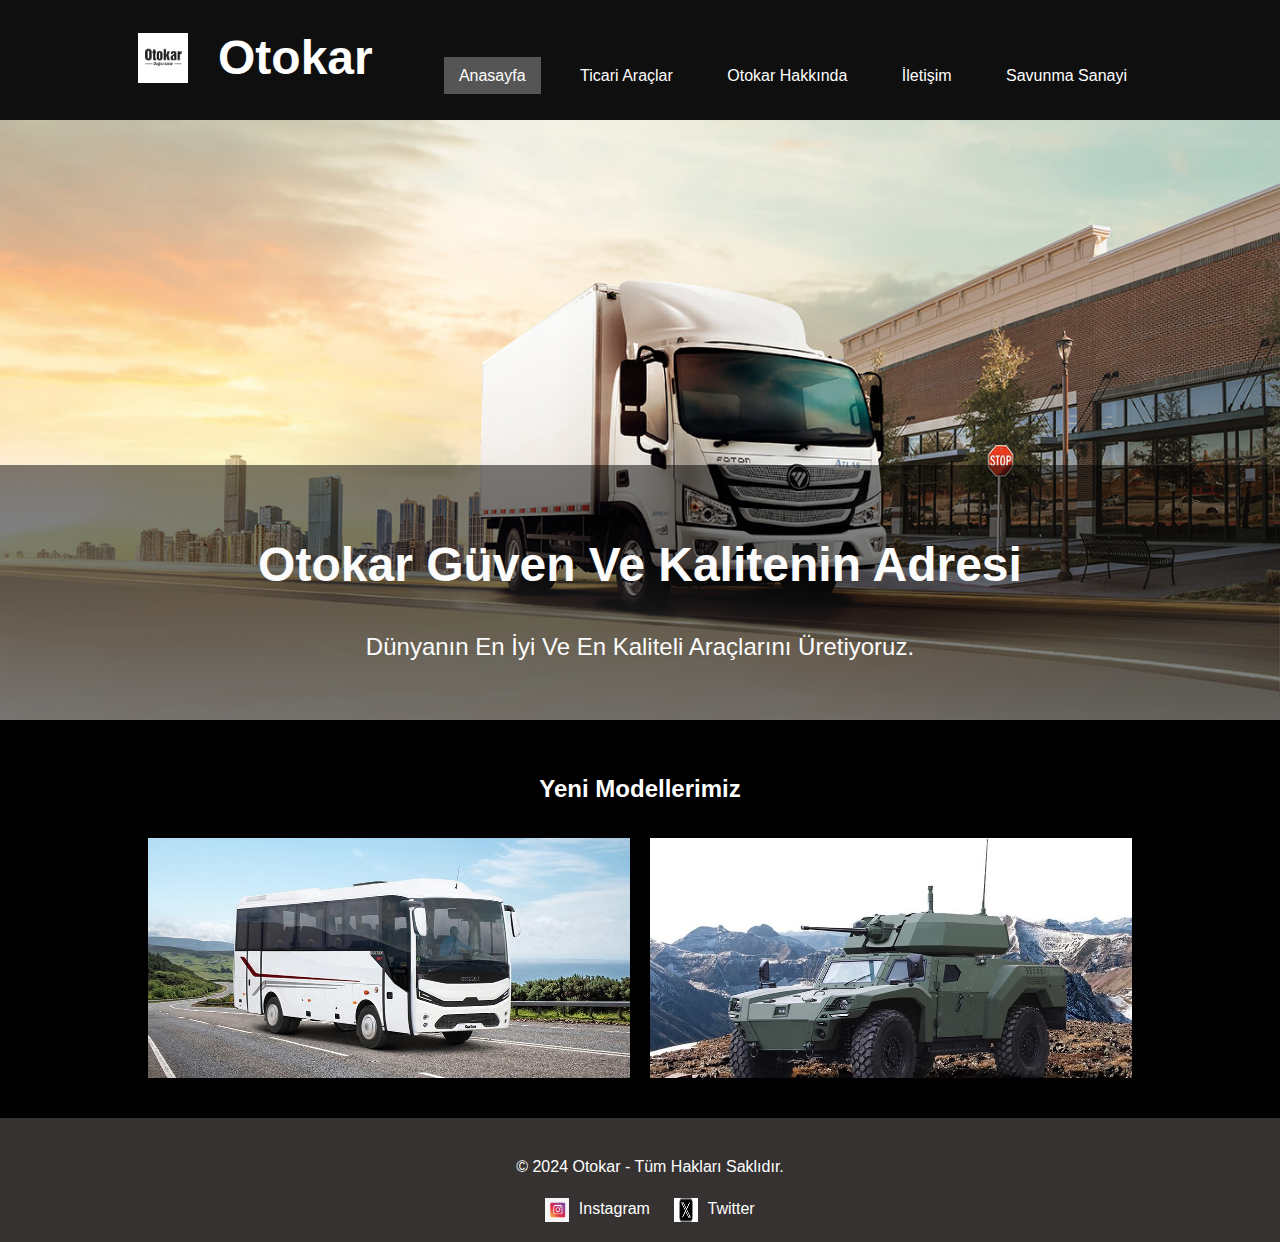
<file: index.html>
<!DOCTYPE html>
<html lang="tr">
<head>
    <meta charset="UTF-8">
    <meta name="viewport" content="width=device-width, initial-scale=1.0">
    <title>Otokar-Anasayfa</title>
    <link rel="stylesheet" href="styles.css">
    <link rel="stylesheet" href="anasayfa.css">
</head>
<body>
    <header class="header">
        <div class="container">
            <!-- Logo ve Logo Resmi -->
            <div class="logo-container">
                <img src="img/otogar.jpg" alt="Otokar Logo" class="logo-image">
                <h1 class="logo">Otokar</h1>
            </div>
            <nav class="main-nav" id="main-nav">
                <ul class="nav-links">
                    <li><a href="Anasayfa.html"class="active">Anasayfa</a></li>
                    <li><a href="Ticari Araçlar.html">Ticari Araçlar</a></li>
                    <li><a href="Hakkında.html">Otokar Hakkında</a></li>
                    <li><a href="iletisim.html">İletişim</a></li>
                    <li><a href="savunmasanayi.html">Savunma Sanayi</a></li>
                </ul>
            </nav>
            <select id="select-box" onchange="changePage()">
                <option value="Anasayfa.html"selected>Anasayfa</option>
                <option value="Ticari Araçlar.html">Ticari Araçlar</option>
                <option value="Hakkında.html">Otokar Hakkında</option>
                <option value="iletisim.html">İletişim</option>
                <option value="savunmasanayi.html">Savunma Sanayi</option>
            </select>
        </div>
    </header>
    <section class="banner">
        <div class="banner-content">
            <div class="container">
                <h1 class="banner-title">Otokar Güven Ve Kalitenin Adresi</h1>
                <p class="banner-description">Dünyanın En İyi Ve En Kaliteli Araçlarını Üretiyoruz.</p>
            </div>
        </div>
    </section>
    <section class="content">
        <div class="container">
            <h2 class="section-title">Yeni Modellerimiz</h2>
            <div class="gallery">
                <div class="gallery-item">
                    <img src="img/arac1.jpg" alt="Araç 1">
                </div>
                <div class="gallery-item">
                    <img src="img/arac2.jpg" alt="Araç 2">
                </div>
            </div>
        </div>
    </section>
    <footer class="footer">
        <div class="container">
            <p class="footer-text">&copy; 2024 Otokar - Tüm Hakları Saklıdır.</p>
            <div class="social-links">
                <a href="https://www.instagram.com/otokarsavunmasanayi" class="social-link" id="instagram-link">
                    <img src="img/instagram.jpg" alt="Instagram Logo"> Instagram
                </a>
                <a href="https://www.twitter.com/OtokarAS" class="social-link" id="twitter-link">
                    <img src="img/twitter.jpg" alt="Twitter Logo"> Twitter
                </a>
            </div>
        </div>
    </footer>
    <script>
        function changePage() {
            var selectBox = document.getElementById("select-box");
            var selectedValue = selectBox.value;
            window.location.href = selectedValue;
        }

        // Ekran boyutuna göre menü veya seçenek kutusunu göster/gizle
        function toggleMenu() {
            var mainNav = document.getElementById("main-nav");
            var selectBox = document.getElementById("select-box");

            if (window.innerWidth <= 768) {
                mainNav.style.display = "none";
                selectBox.style.display = "block";
            } else {
                mainNav.style.display = "block";
                selectBox.style.display = "none";
            }
        }

        // Sayfa yüklendiğinde ve boyut değiştiğinde kontrol et
        window.onload = toggleMenu;
        window.onresize = toggleMenu;
    </script>
</body>
</html>
</file>
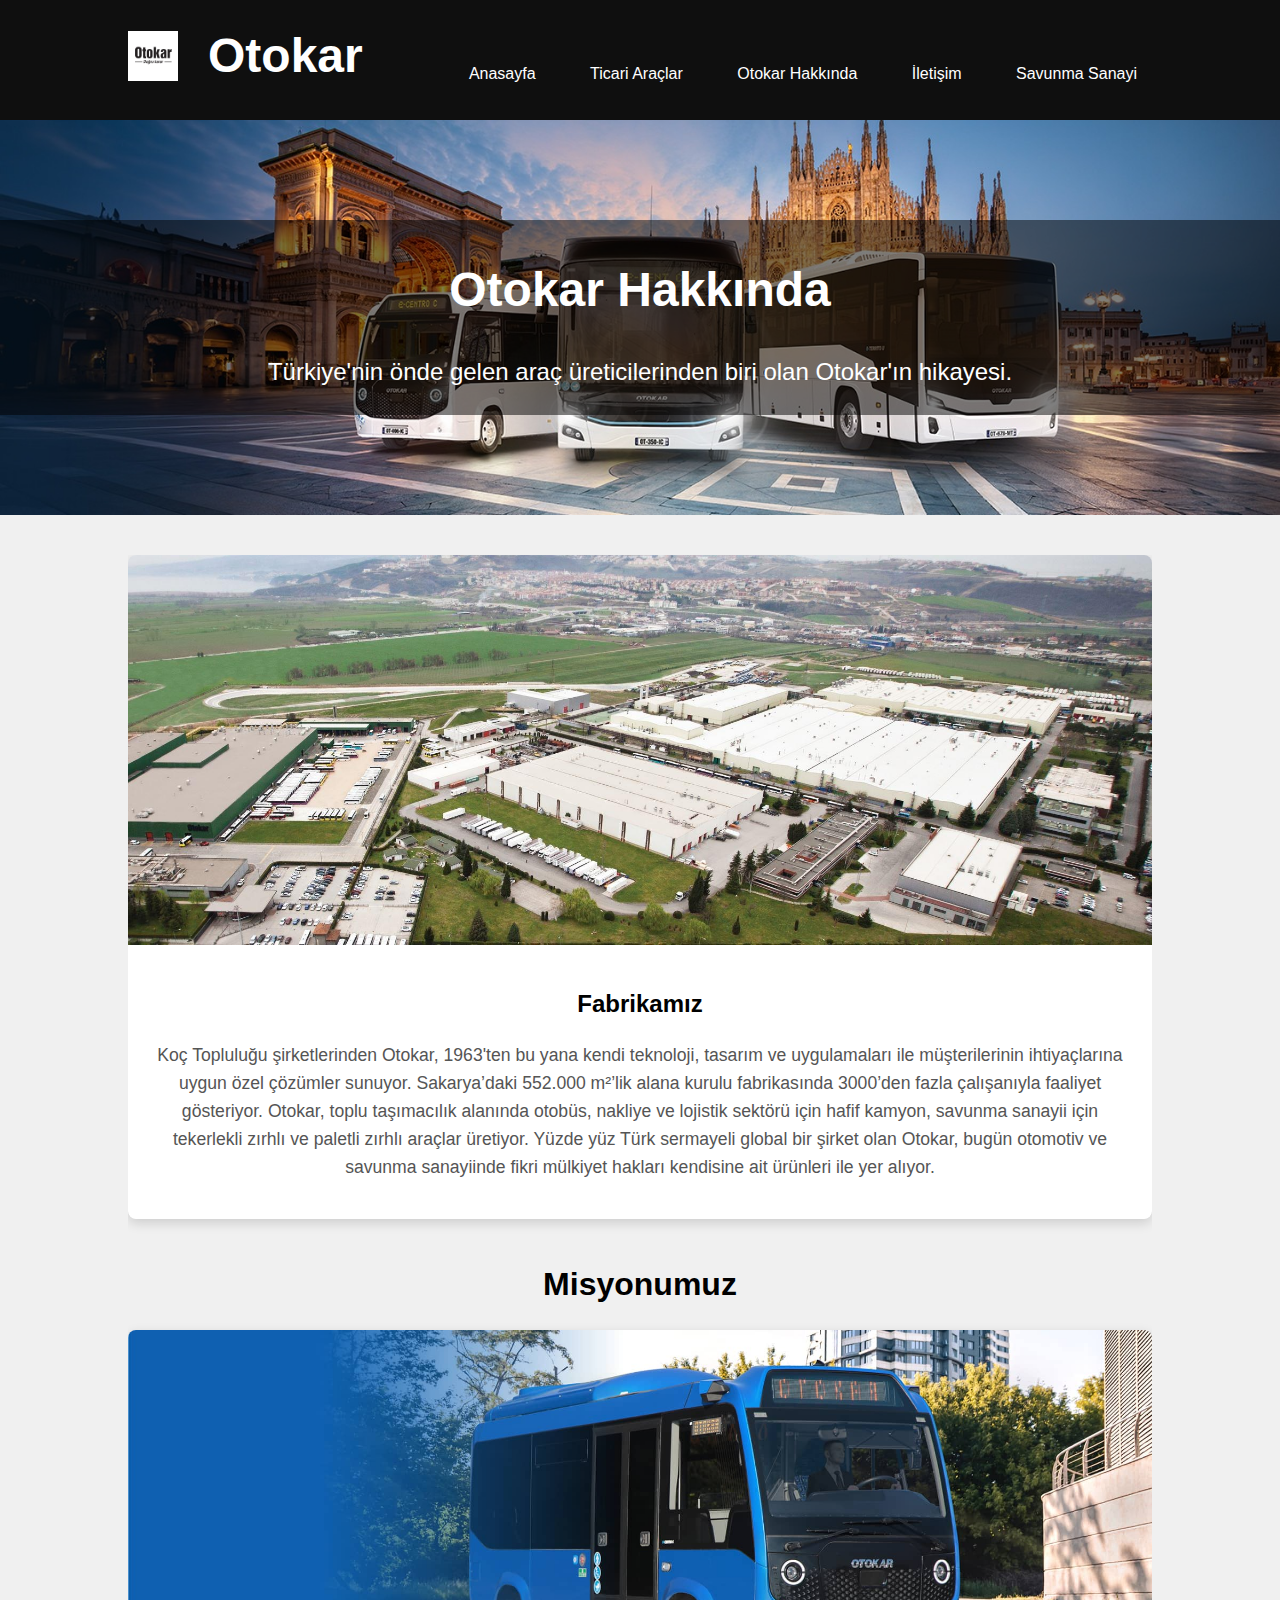
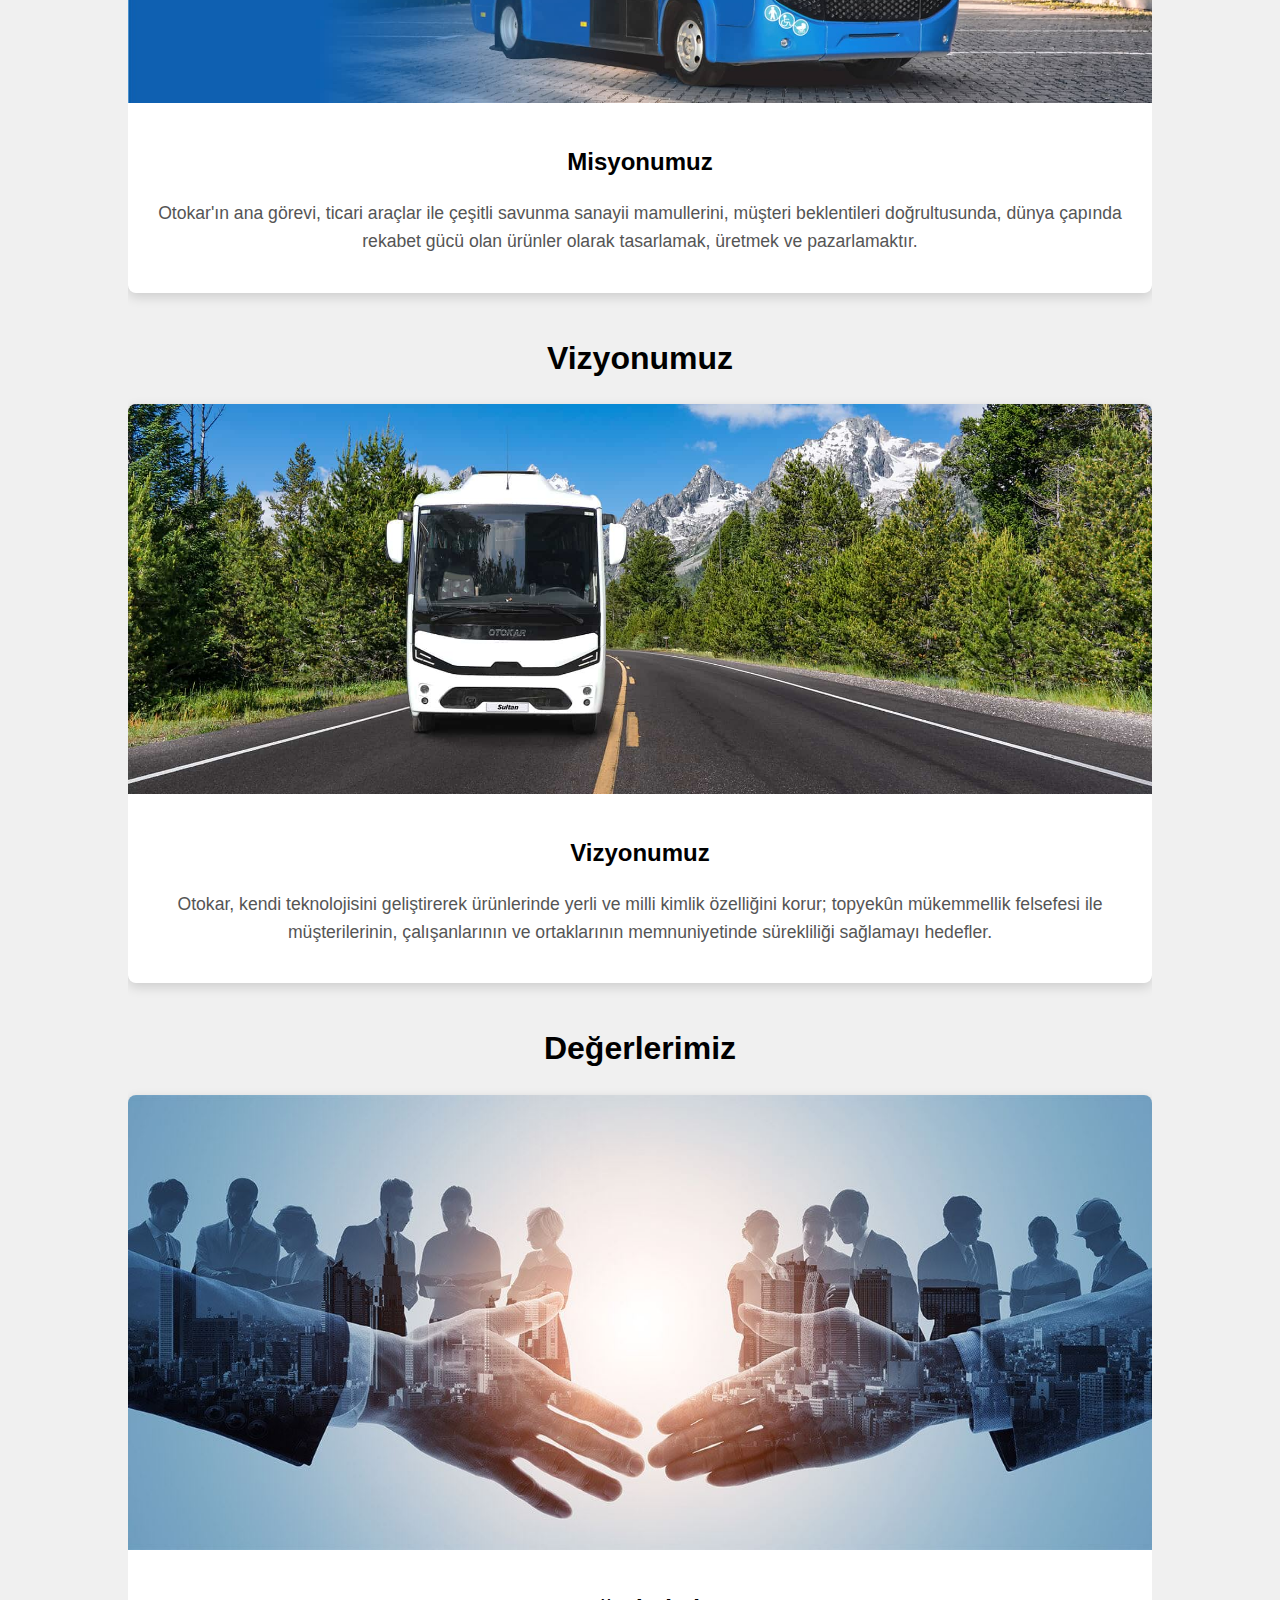
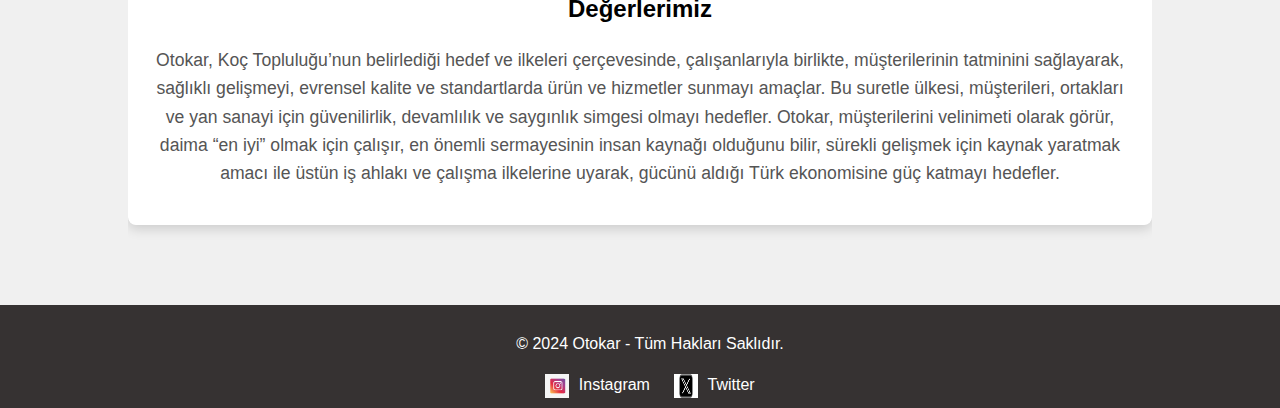
<file: Hakkında.html>
<!DOCTYPE html>
<html lang="tr">
<head>
    <meta charset="UTF-8">
    <meta name="viewport" content="width=device-width, initial-scale=1.0">
    <title>Otokar - Bizim Hakkımızda</title>
    <link rel="stylesheet" href="styles.css">
    <link rel="stylesheet" href="Hakkında.css">
</head>
<body>
    <header class="header">
        <div class="container">
            <!-- Logo ve Logo Resmi -->
            <div class="logo-container">
                <img src="img/otogar.jpg" alt="Otokar Logo" class="logo-image">
                <h1 class="logo">Otokar</h1>
            </div>
            <nav class="main-nav" id="main-nav">
                <ul class="nav-links">
                    <li><a href="Anasayfa.html">Anasayfa</a></li>
                    <li><a href="Ticari Araçlar.html">Ticari Araçlar</a></li>
                    <li><a href="Hakkında.html" class="active">Otokar Hakkında</a></li>
                    <li><a href="iletisim.html">İletişim</a></li>
                    <li><a href="savunmasanayi.html">Savunma Sanayi</a></li>
                </ul>
            </nav>
            <select id="select-box" onchange="changePage()">
                <option value="Anasayfa.html">Anasayfa</option>
                <option value="Ticari Araçlar.html">Ticari Araçlar</option>
                <option value="Hakkında.html" selected>Otokar Hakkında</option>
                <option value="iletisim.html">İletişim</option>
                <option value="savunmasanayi.html">Savunma Sanayi</option>
            </select>
        </div>
    </header>
    
    <section class="banner">
        <div class="banner-content">
            <div class="container">
                <h1 class="banner-title">Otokar Hakkında</h1>
                <p class="banner-description">Türkiye'nin önde gelen araç üreticilerinden biri olan Otokar'ın hikayesi.</p>
            </div>
        </div>
    </section>
    
    <section class="content">
        <div class="container">
            <div class="photo-with-caption">
                <div class="photo-info">
                    <img src="img/hakkimizda.jpg" alt="Otokar Binası">
                    <div class="caption">
                        <h2 class="caption-title">Fabrikamız</h2>
                        <p class="caption-text">Koç Topluluğu şirketlerinden Otokar, 1963'ten bu yana kendi teknoloji, tasarım ve uygulamaları ile müşterilerinin ihtiyaçlarına uygun özel çözümler sunuyor. Sakarya’daki 552.000 m²’lik alana kurulu fabrikasında 3000’den fazla çalışanıyla faaliyet gösteriyor.

                            Otokar, toplu taşımacılık alanında otobüs, nakliye ve lojistik sektörü için hafif kamyon, savunma sanayii için tekerlekli zırhlı ve paletli zırhlı araçlar üretiyor. Yüzde yüz Türk sermayeli global bir şirket olan Otokar, bugün otomotiv ve savunma sanayiinde fikri mülkiyet hakları kendisine ait ürünleri ile yer alıyor.</p>
                    </div>
                </div>
            </div>

            <h2 class="section-title">Misyonumuz</h2>
            
            <div class="photo-with-caption">
                <div class="photo-info">
                    <img src="img/misyonumuz.jpg" alt="Otokar Misyon">
                    <div class="caption">
                        <h2 class="caption-title">Misyonumuz</h2>
                        <p class="caption-text">Otokar'ın ana görevi, ticari araçlar ile çeşitli savunma sanayii mamullerini, müşteri beklentileri doğrultusunda, dünya çapında rekabet gücü olan ürünler olarak tasarlamak, üretmek ve pazarlamaktır.</p>
                    </div>
                </div>
            </div>
            
            <h2 class="section-title">Vizyonumuz</h2>
            
            <div class="photo-with-caption">
                <div class="photo-info">
                    <img src="img/vizyonumuz.jpg" alt="Otokar Vizyon">
                    <div class="caption">
                        <h2 class="caption-title">Vizyonumuz</h2>
                        <p class="caption-text">Otokar, kendi teknolojisini geliştirerek ürünlerinde yerli ve milli kimlik özelliğini korur; topyekûn mükemmellik felsefesi ile müşterilerinin, çalışanlarının ve ortaklarının memnuniyetinde sürekliliği sağlamayı hedefler.</p>
                    </div>
                </div>
            </div>
            
            <h2 class="section-title">Değerlerimiz</h2>
            
            <div class="photo-with-caption">
                <div class="photo-info">
                    <img src="img/değerlerimiz.jpg" alt="Otokar Değerlerimiz">
                    <div class="caption">
                        <h2 class="caption-title">Değerlerimiz</h2>
                        <p class="caption-text">Otokar, Koç Topluluğu’nun belirlediği hedef ve ilkeleri çerçevesinde, çalışanlarıyla birlikte, müşterilerinin tatminini sağlayarak, sağlıklı gelişmeyi, evrensel kalite ve standartlarda ürün ve hizmetler sunmayı amaçlar. Bu suretle ülkesi, müşterileri, ortakları ve yan sanayi için güvenilirlik, devamlılık ve saygınlık simgesi olmayı hedefler. Otokar, müşterilerini velinimeti olarak görür, daima “en iyi” olmak için çalışır, en önemli sermayesinin insan kaynağı olduğunu bilir, sürekli gelişmek için kaynak yaratmak amacı ile üstün iş ahlakı ve çalışma ilkelerine uyarak, gücünü aldığı Türk ekonomisine güç katmayı hedefler.</p>
                    </div>
                </div>
            </div>
            
        </div>
    </section>
    
    <footer class="footer">
        <div class="container">
            <p class="footer-text">&copy; 2024 Otokar - Tüm Hakları Saklıdır.</p>
            <div class="social-links">
                <a href="https://www.instagram.com/otokarsavunmasanayi" class="social-link" id="instagram-link">
                    <img src="img/instagram.jpg" alt="Instagram Logo"> Instagram
                </a>
                <a href="https://www.twitter.com/OtokarAS" class="social-link" id="twitter-link">
                    <img src="img/twitter.jpg" alt="Twitter Logo"> Twitter
                </a>
            </div>
        </div>
    </footer>

    <script>
        function changePage() {
            var selectBox = document.getElementById("select-box");
            var selectedValue = selectBox.value;
            window.location.href = selectedValue;
        }

        // Ekran boyutuna göre menü veya seçenek kutusunu göster/gizle
        function toggleMenu() {
            var mainNav = document.getElementById("main-nav");
            var selectBox = document.getElementById("select-box");

            if (window.innerWidth <= 768) {
                mainNav.style.display = "none";
                selectBox.style.display = "block";
            } else {
                mainNav.style.display = "block";
                selectBox.style.display = "none";
            }
        }

        // Sayfa yüklendiğinde ve boyut değiştiğinde kontrol et
        window.onload = toggleMenu;
        window.onresize = toggleMenu;
    </script>
</body>
</html>
</file>
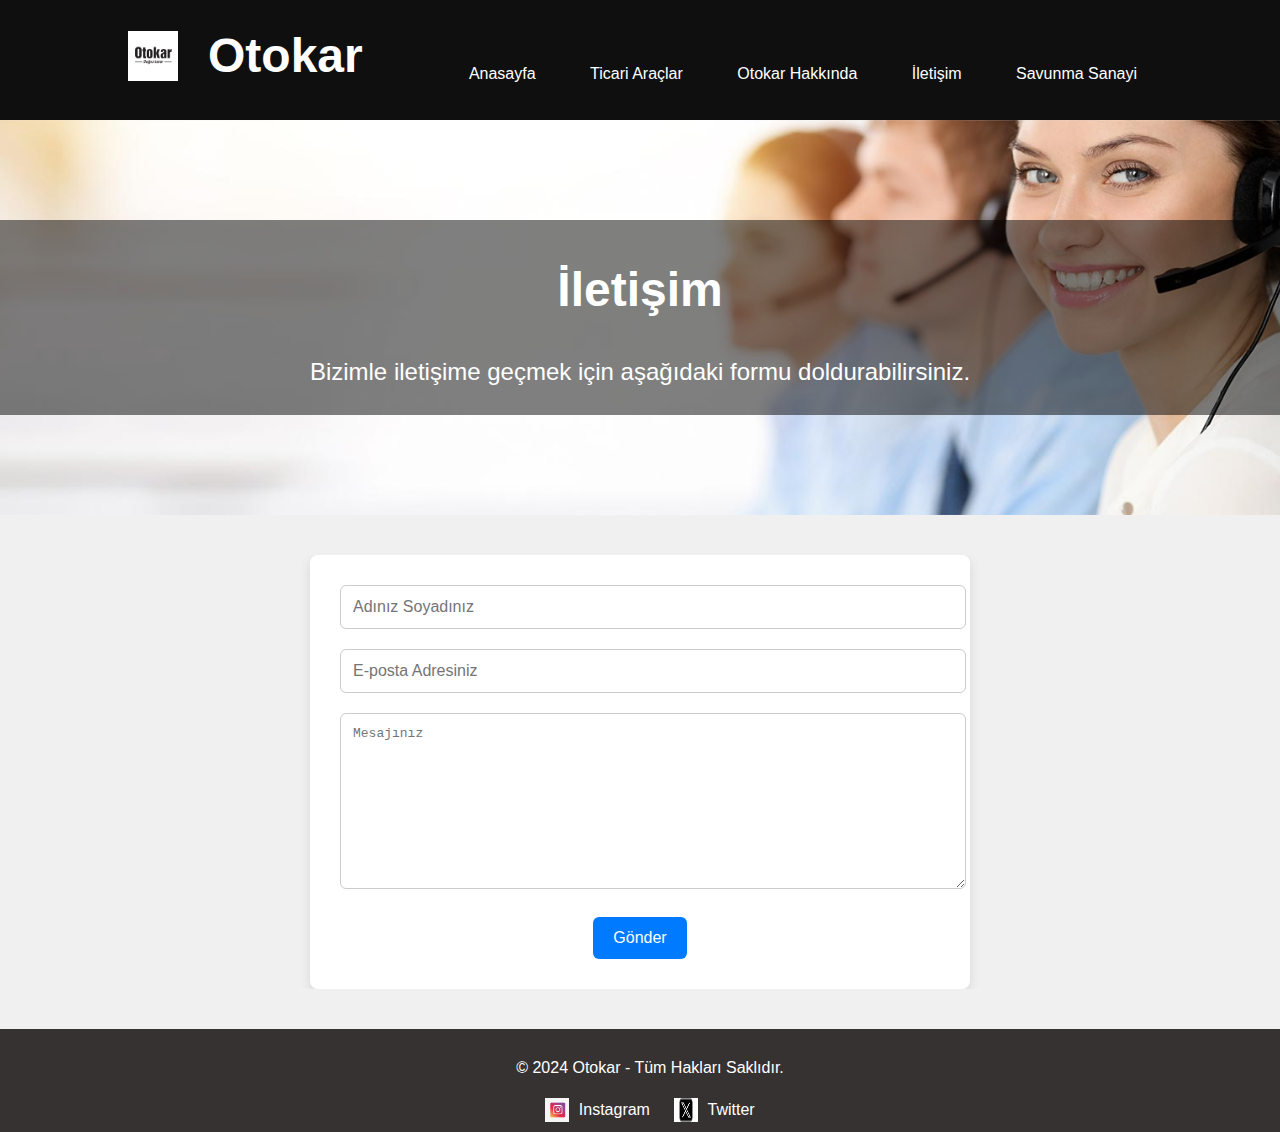
<file: iletisim.html>
<!DOCTYPE html>
<html lang="tr">
<head>
    <meta charset="UTF-8">
    <meta name="viewport" content="width=device-width, initial-scale=1.0">
    <title>Otokar - Bize Ulaşın</title>
    <link rel="stylesheet" href="styles.css">
    <link rel="stylesheet" href="iletisim.css">
</head>
<body>
    <header class="header">
        <div class="container">
            <!-- Logo ve Logo Resmi -->
            <div class="logo-container">
                <img src="img/otogar.jpg" alt="Otokar Logo" class="logo-image">
                <h1 class="logo">Otokar</h1>
            </div>
            <nav class="main-nav"> 
                <ul class="nav-links"id="main-nav">
                    <li><a href="Anasayfa.html">Anasayfa</a></li>
                    <li><a href="Ticari Araçlar.html">Ticari Araçlar</a></li>
                    <li><a href="Hakkında.html">Otokar Hakkında</a></li>
                    <li><a href="iletisim.html" class="active">İletişim</a></li>
                    <li><a href="savunmasanayi.html">Savunma Sanayi</a></li>
                </ul>
            </nav>
            <select id="select-box" onchange="changePage()">
                <option value="Anasayfa.html">Anasayfa</option>
                <option value="Ticari Araçlar.html">Ticari Araçlar</option>
                <option value="Hakkında.html">Otokar Hakkında</option>
                <option value="iletisim.html"selected>İletişim</option>
                <option value="savunmasanayi.html">Savunma Sanayi</option>
            </select>
        </div>
    </header>

    <section class="banner">
        <div class="banner-content">
            <div class="container">
                <h1 class="banner-title">İletişim</h1>
                <p class="banner-description">Bizimle iletişime geçmek için aşağıdaki formu doldurabilirsiniz.</p>
            </div>
        </div>
    </section>

    <section class="content">
        <div class="container">
            <form action="submit.php" method="POST" class="contact-form" id="contact-form">
                <div class="form-group">
                    <input type="text" id="name" name="name" placeholder="Adınız Soyadınız" required>
                </div>
                <div class="form-group">
                    <input type="email" id="email" name="email" placeholder="E-posta Adresiniz" required>
                </div>
                <div class="form-group">
                    <textarea id="message" name="message" rows="5" placeholder="Mesajınız" required></textarea>
                </div>
                <button type="submit" id="submit-btn">Gönder</button>
            </form>
            <div id="message-container"></div> <!-- Burada mesaj sonucunu göstereceğiz -->
        </div>
    </section>

    <footer class="footer">
        <div class="container">
            <p class="footer-text">&copy; 2024 Otokar - Tüm Hakları Saklıdır.</p>
            <div class="social-links">
                <a href="https://www.instagram.com/otokarsavunmasanayi" class="social-link" id="instagram-link">
                    <img src="img/instagram.jpg" alt="Instagram Logo"> Instagram
                </a>
                <a href="https://www.twitter.com/OtokarAS" class="social-link" id="twitter-link">
                    <img src="img/twitter.jpg" alt="Twitter Logo"> Twitter
                </a>
            </div>
        </div>
    </footer>
    <script>
        function changePage() {
            var selectBox = document.getElementById("select-box");
            var selectedValue = selectBox.value;
            window.location.href = selectedValue;
        }

        // Ekran boyutuna göre menü veya seçenek kutusunu göster/gizle
        function toggleMenu() {
            var mainNav = document.getElementById("main-nav");
            var selectBox = document.getElementById("select-box");

            if (window.innerWidth <= 768) {
                mainNav.style.display = "none";
                selectBox.style.display = "block";
            } else {
                mainNav.style.display = "block";
                selectBox.style.display = "none";
            }
        }

        // Sayfa yüklendiğinde ve boyut değiştiğinde kontrol et
        window.onload = toggleMenu;
        window.onresize = toggleMenu;
    </script>

    <script src="script.js"></script>
</body>
</html>
</file>
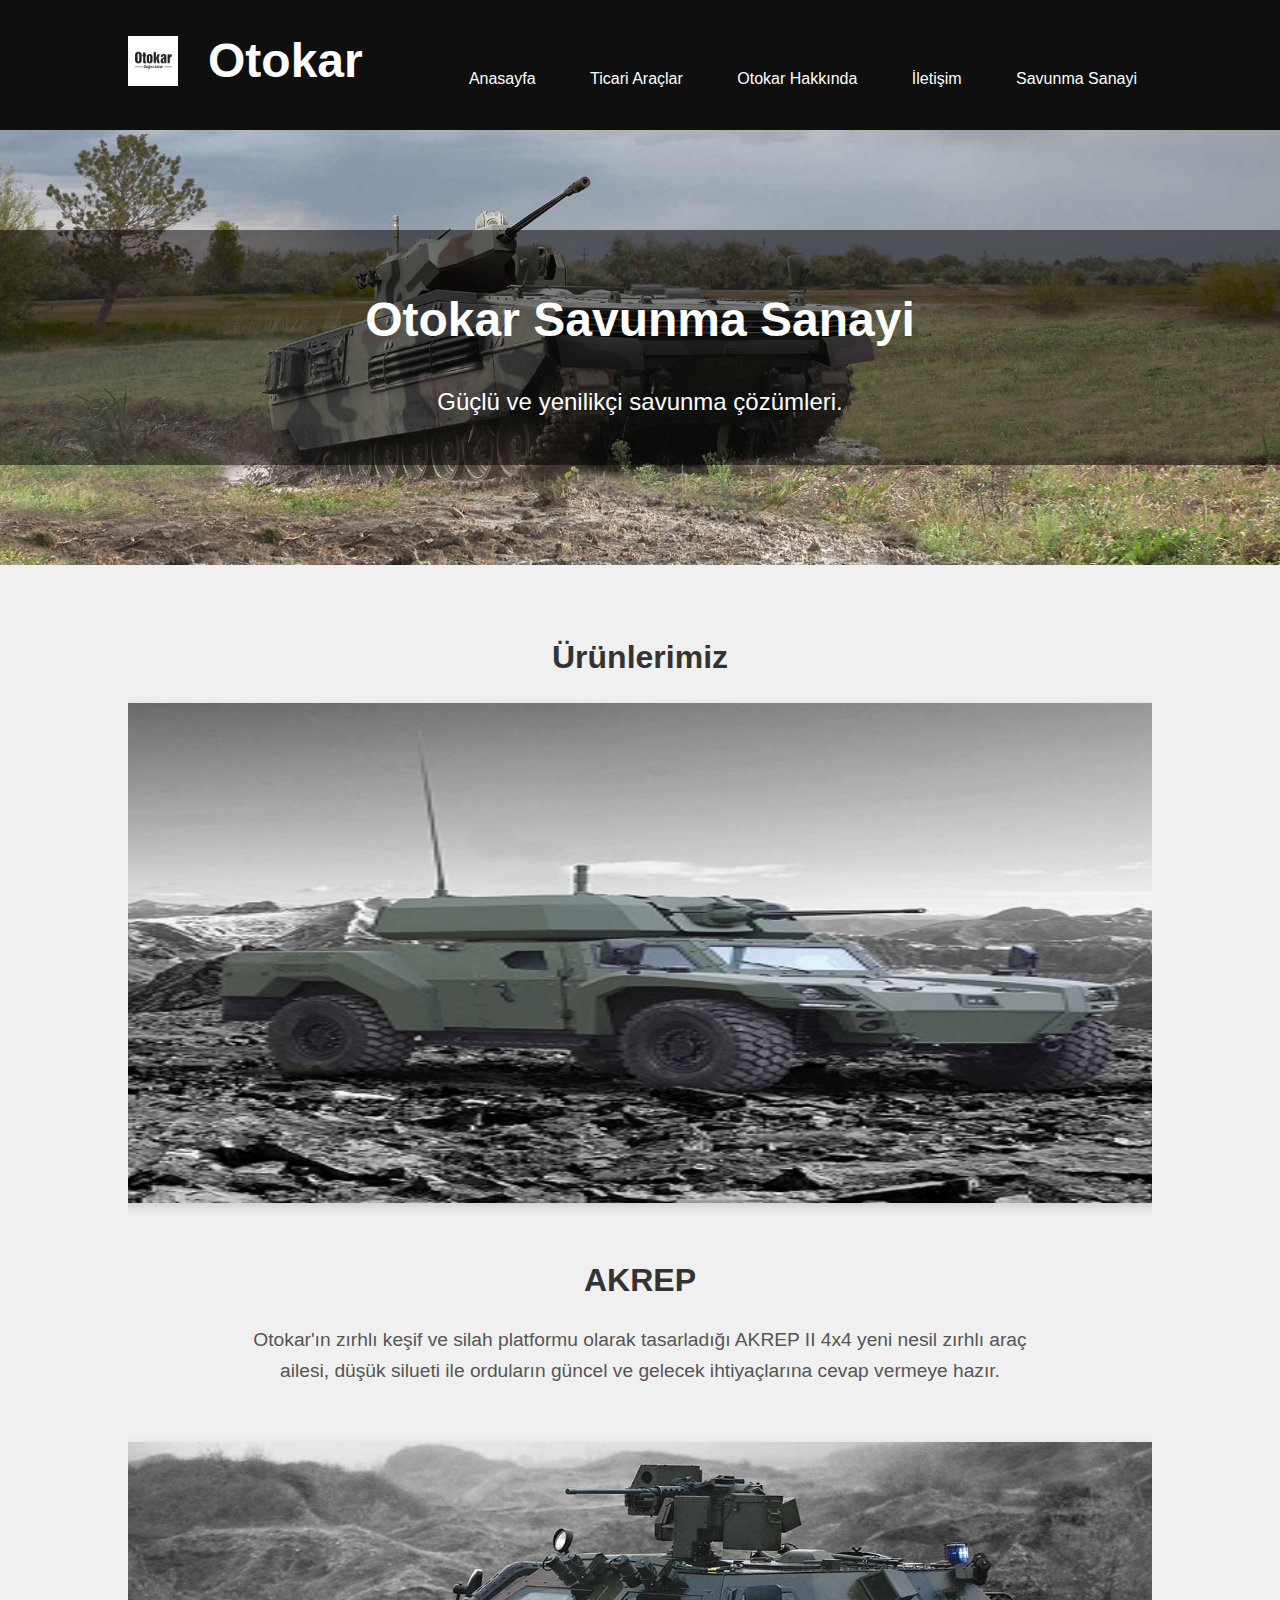
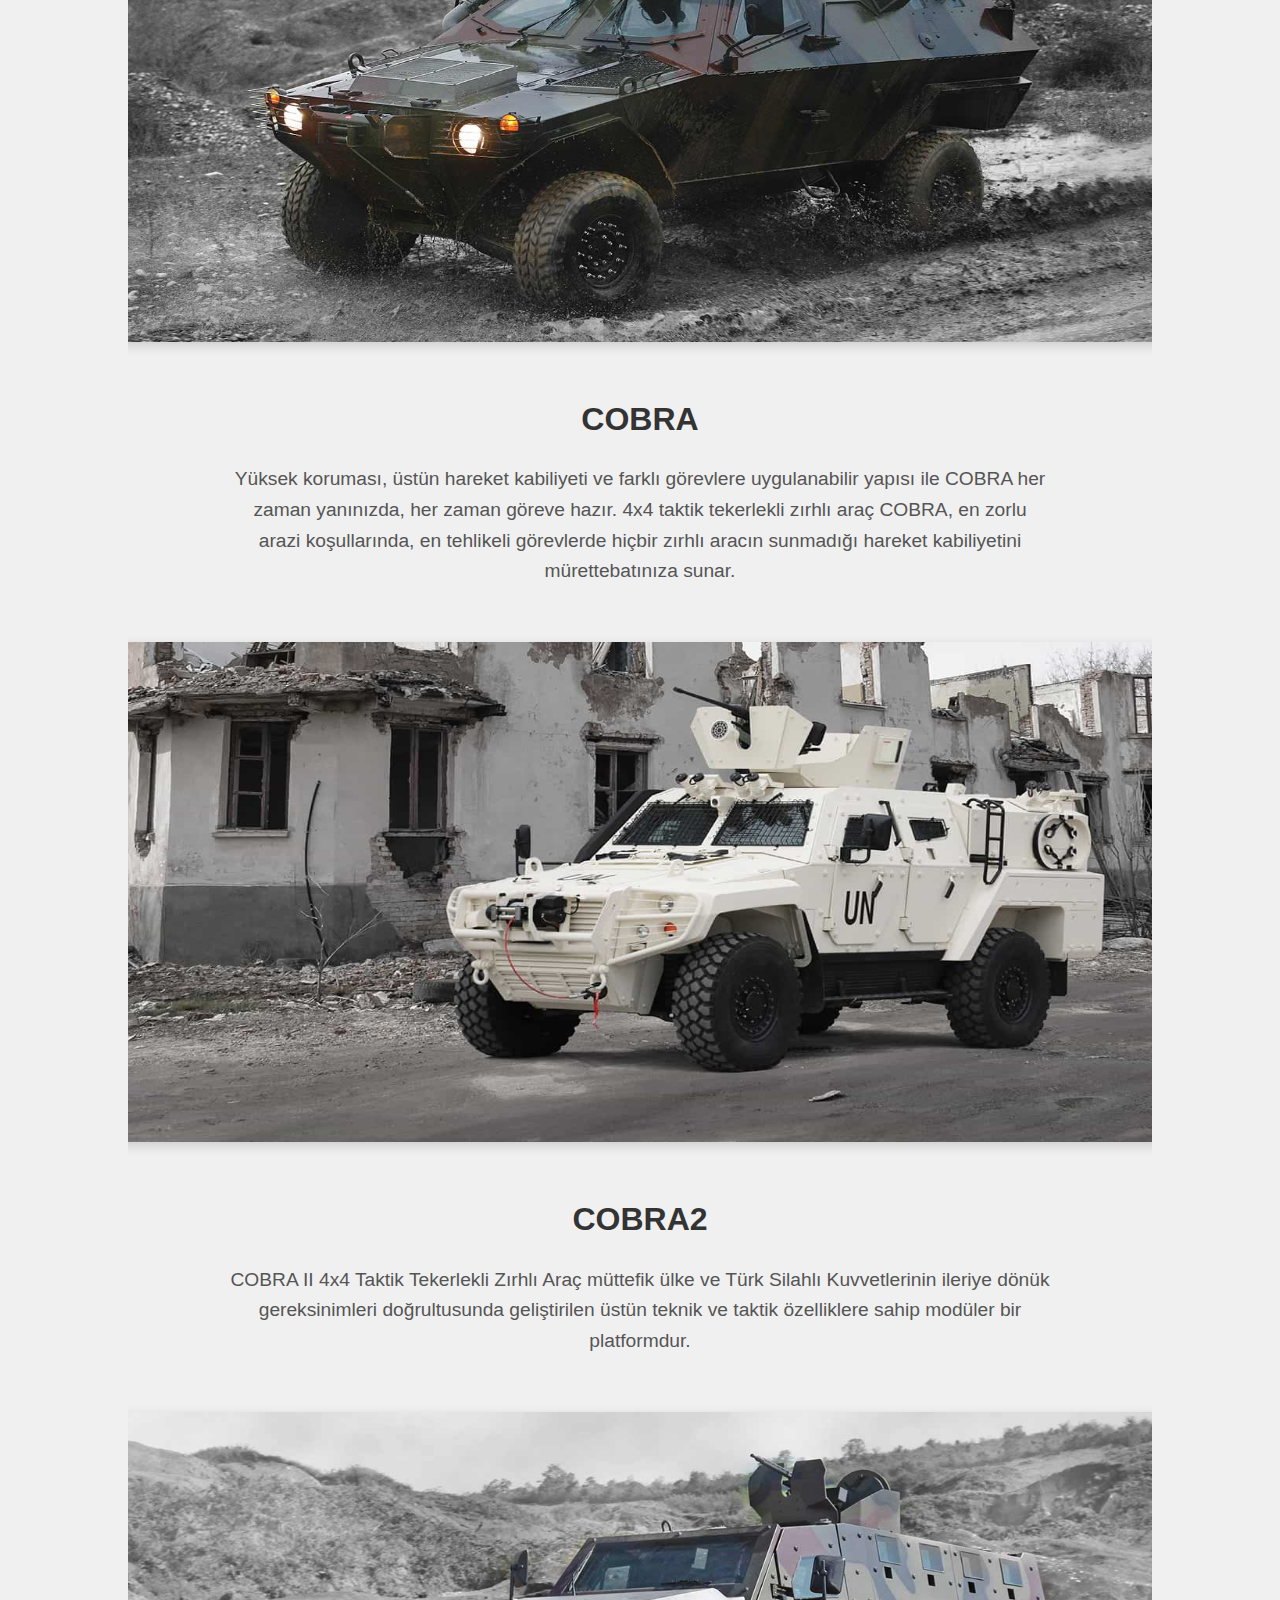
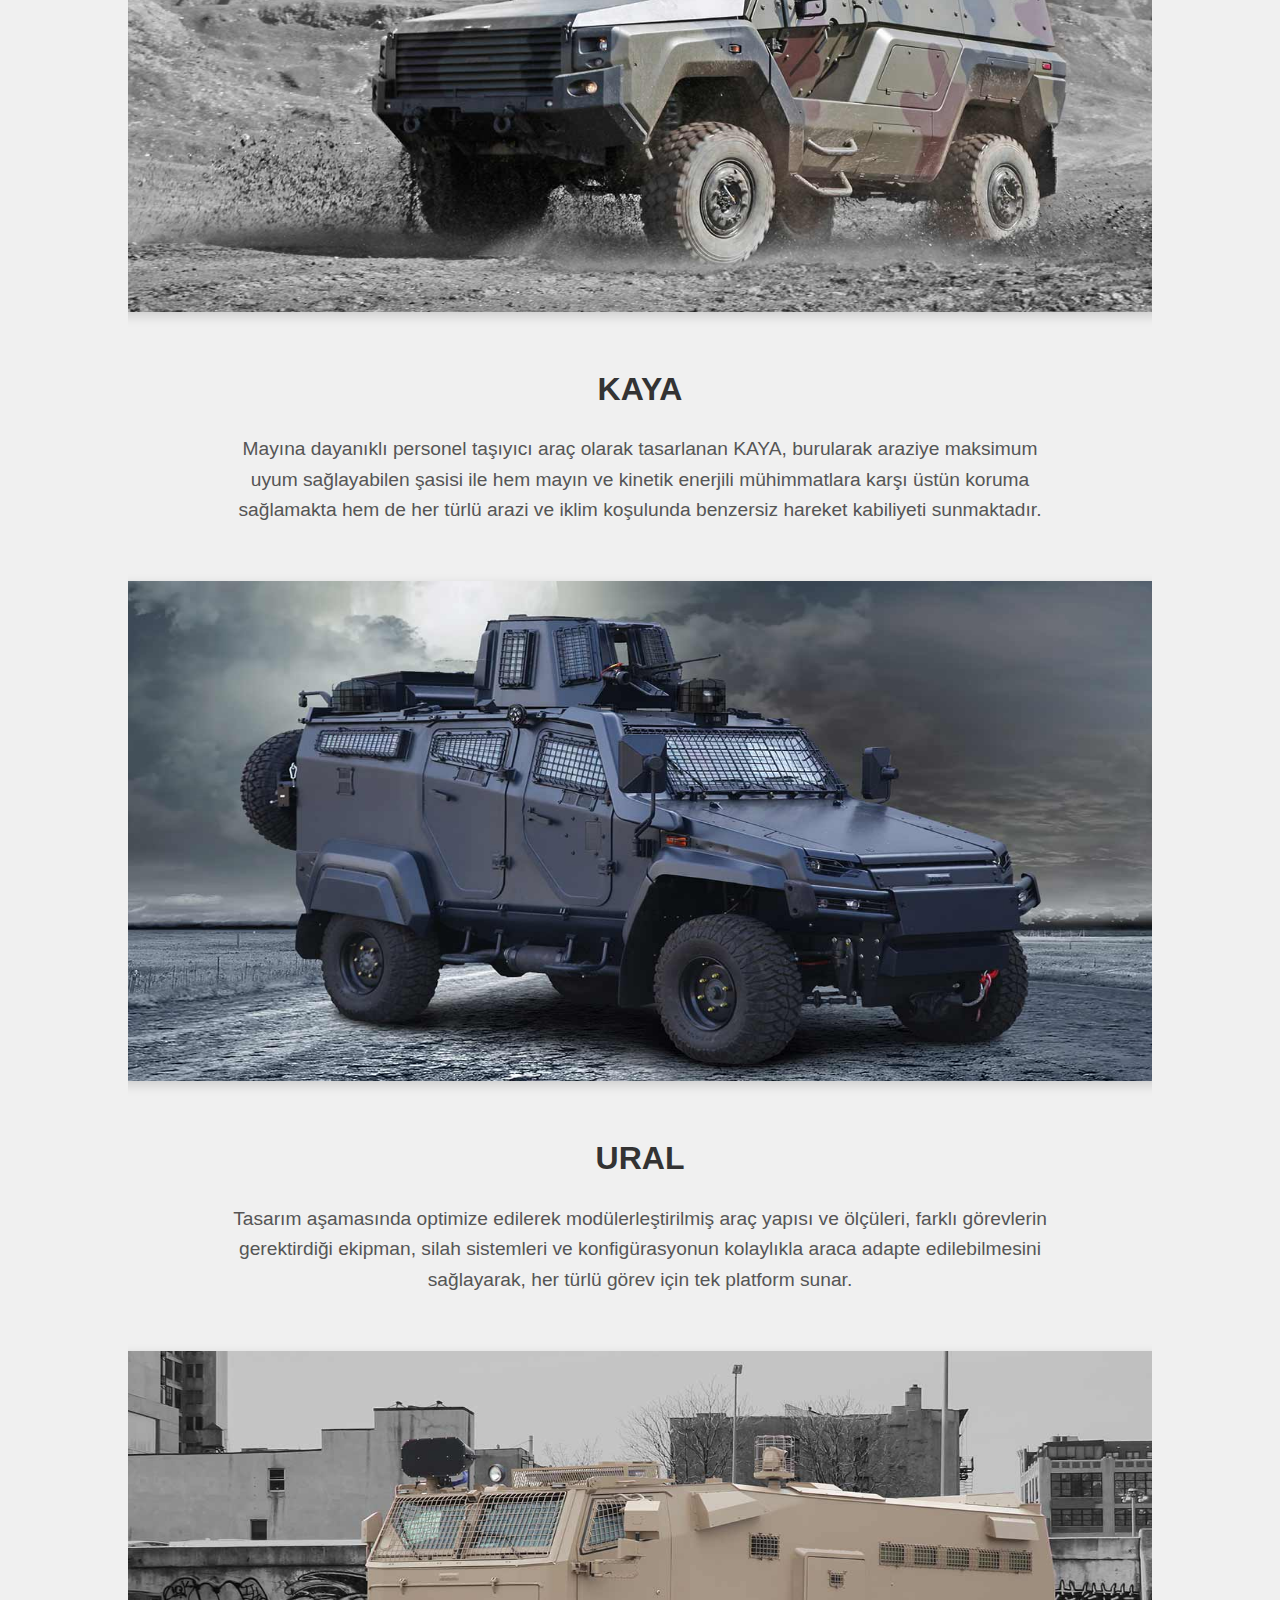
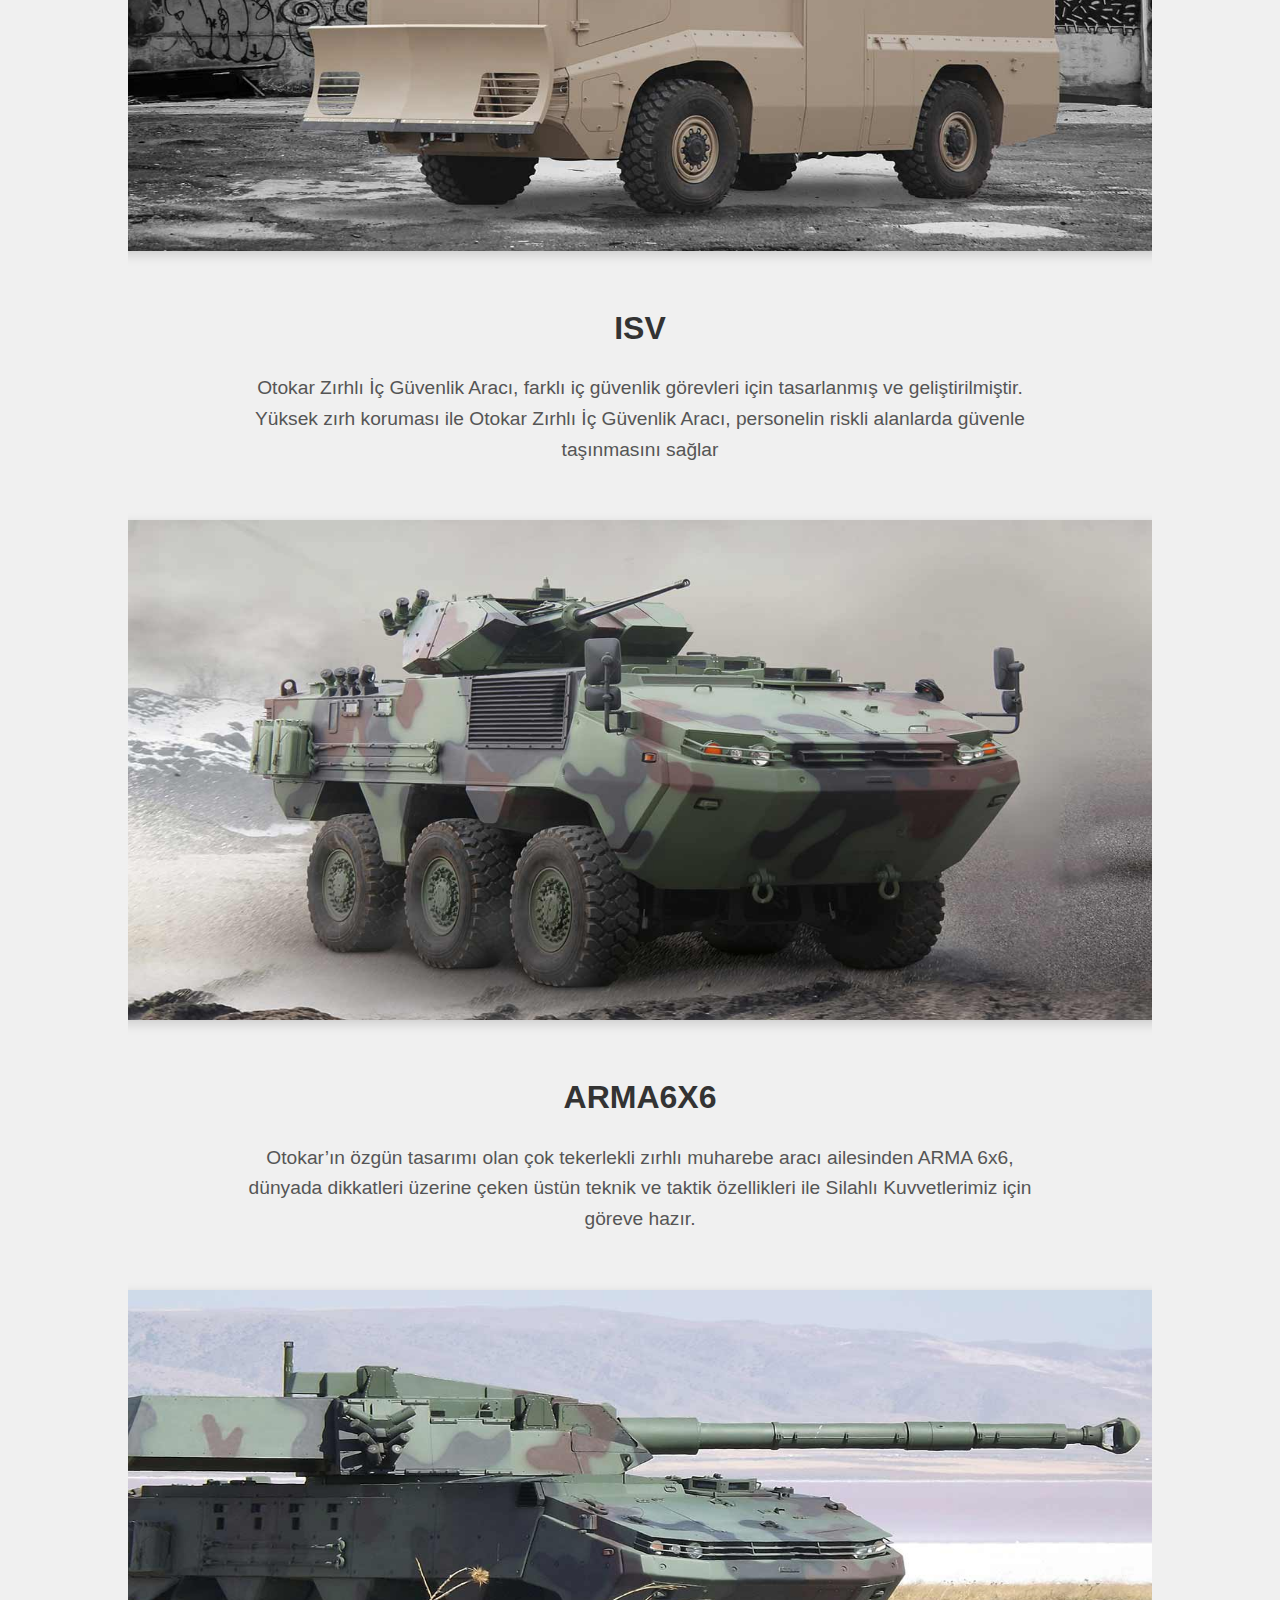
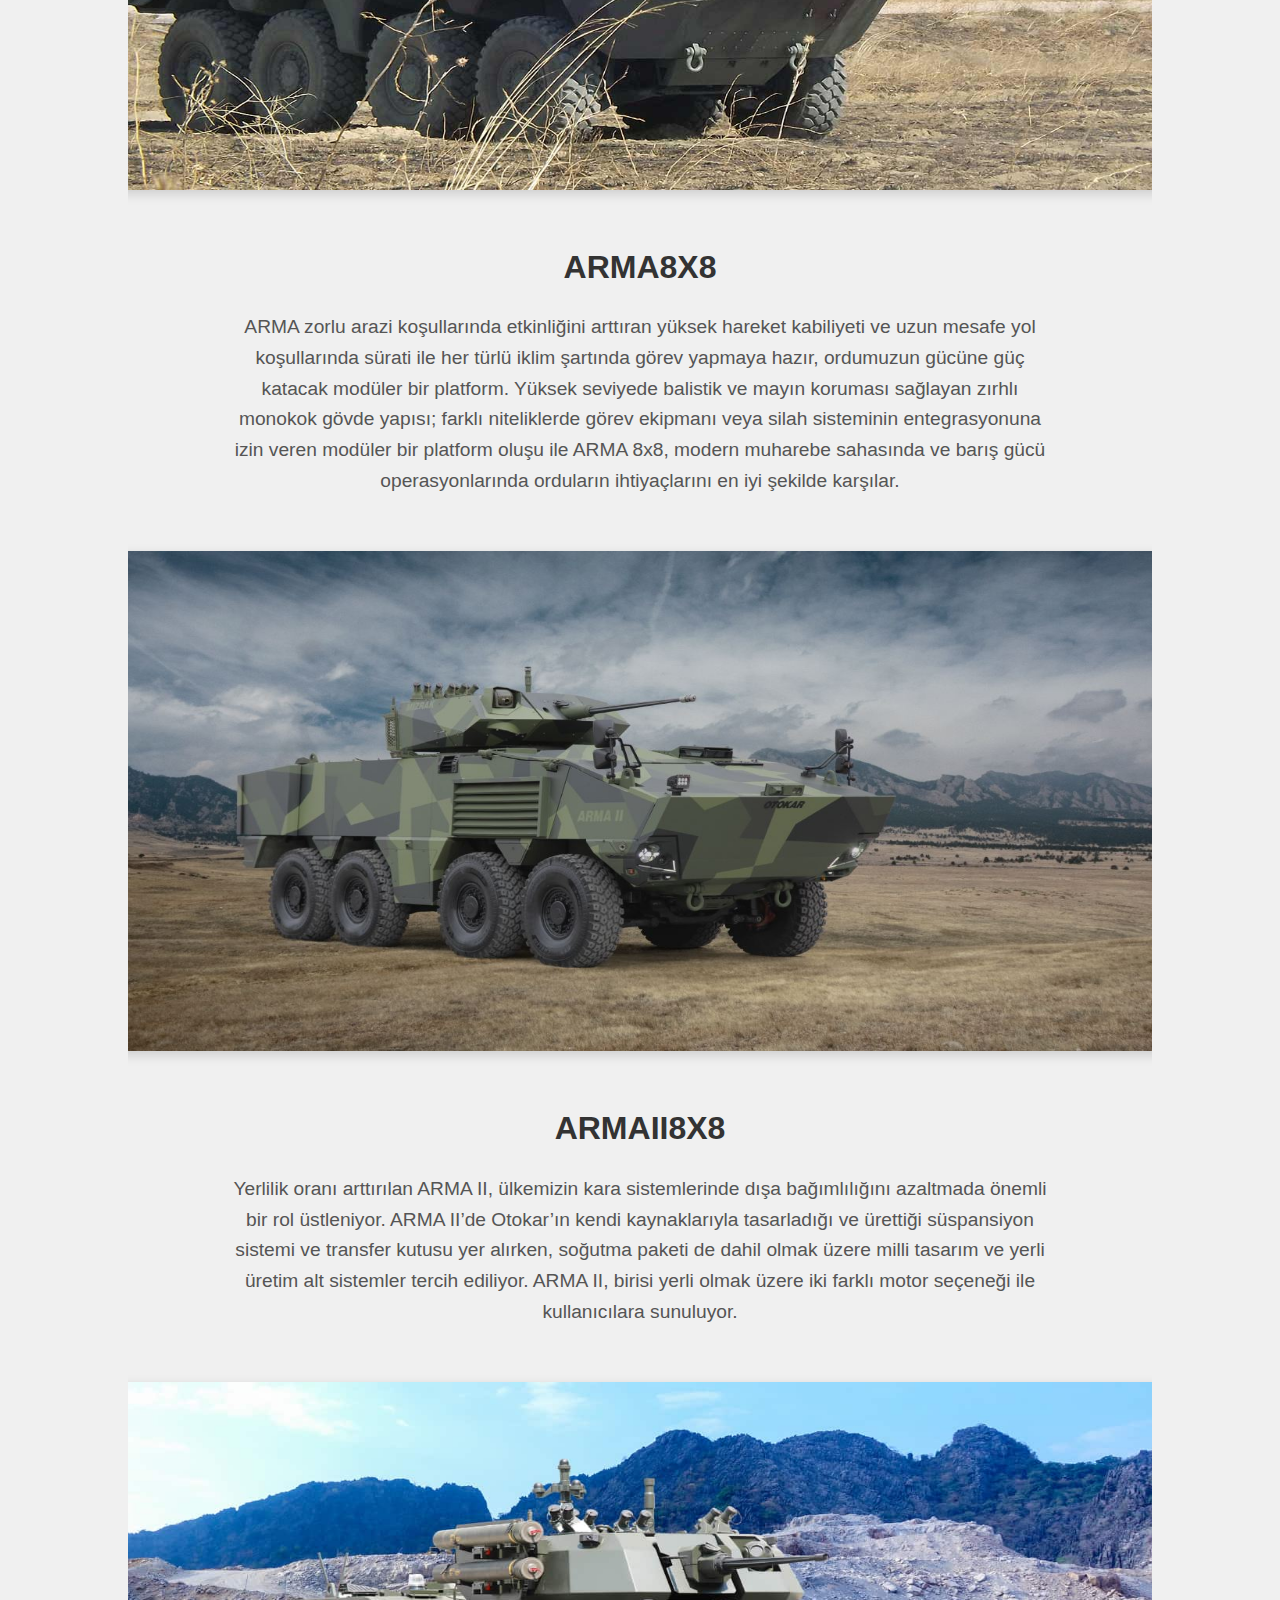
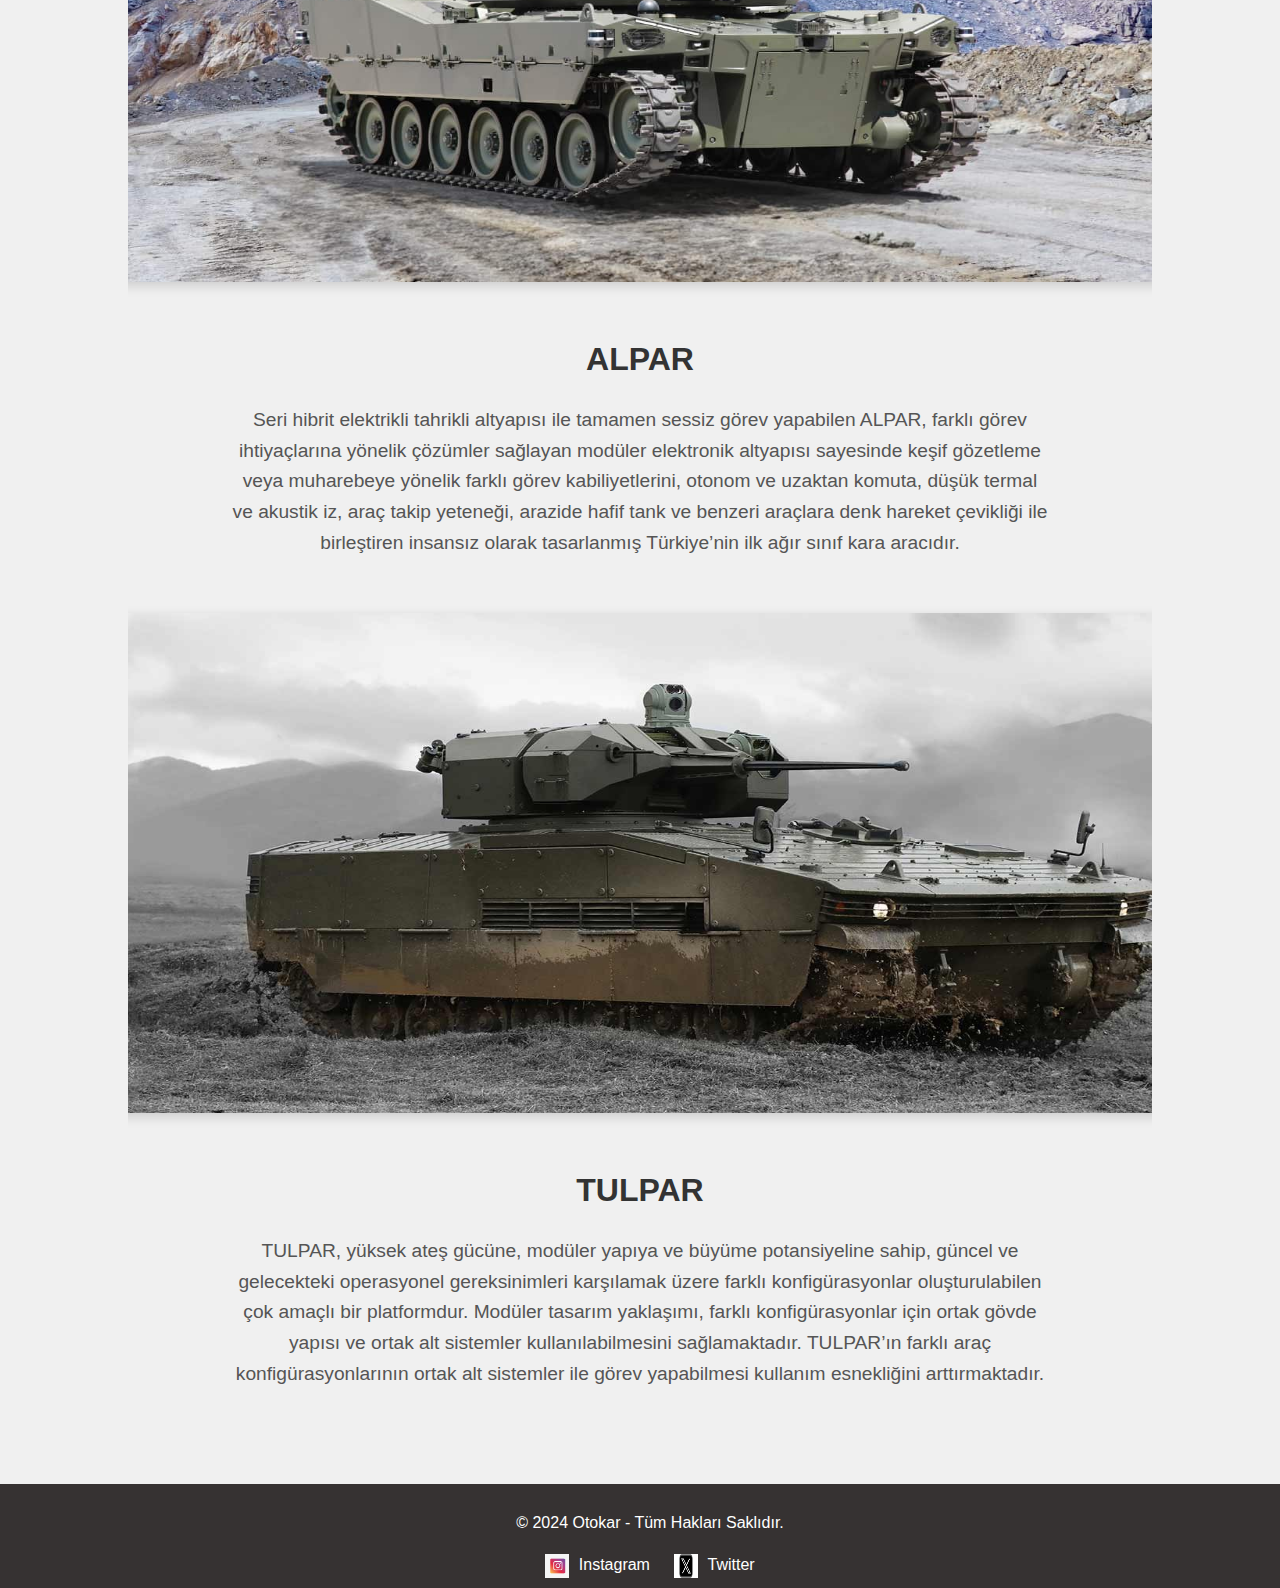
<file: savunmasanayi.html>
<!DOCTYPE html>
<html lang="tr">
<head>
    <meta charset="UTF-8">
    <meta name="viewport" content="width=device-width, initial-scale=1.0">
    <title>Otokar - Savunma Sanayimiz</title>
    <link rel="stylesheet" href="styles.css">
    <link rel="stylesheet" href="savunmasanayi.css">
</head>
<body>
    <header class="header">
        <div class="container">
            <!-- Logo ve Logo Resmi -->
            <div class="logo-container">
                <img src="img/otogar.jpg" alt="Otokar Logo" class="logo-image">
                <h1 class="logo">Otokar</h1>
            </div>
            <nav class="main-nav"id="main-nav">
                <ul class="nav-links">
                    <li><a href="Anasayfa.html" >Anasayfa</a></li>
                    <li><a href="Ticari Araçlar.html">Ticari Araçlar</a></li>
                    <li><a href="Hakkında.html">Otokar Hakkında</a></li>
                    <li><a href="iletisim.html">İletişim</a></li>
                    <li><a href="Savunma Sanayi.html"class="active">Savunma Sanayi</a></li>
                </ul>
            </nav>
            <select id="select-box" onchange="changePage()">
                <option value="Anasayfa.html">Anasayfa</option>
                <option value="Ticari Araçlar.html">Ticari Araçlar</option>
                <option value="Hakkında.html">Otokar Hakkında</option>
                <option value="iletisim.html">İletişim</option>
                <option value="savunmasanayi.html"selected>Savunma Sanayi</option>
            </select>
        </div>
    </header>
    
    <section class="banner">
        <div class="banner-content">
            <div class="container">
                <h1 class="banner-title">Otokar Savunma Sanayi</h1>
                <p class="banner-description">Güçlü ve yenilikçi savunma çözümleri.</p>
            </div>
        </div>
    </section>
    
    <section class="content">
        <div class="container">
            <h2 class="section-title">Ürünlerimiz</h2>

            <div class="product">
                <img src="img/product1.jpg" alt="Ürün 1">
                <div class="product-info">
                    <h3 class="product-title">AKREP</h3>
                    <p class="product-description">Otokar'ın zırhlı keşif ve silah platformu olarak tasarladığı AKREP II 4x4 yeni nesil zırhlı araç ailesi, düşük silueti ile orduların güncel ve gelecek ihtiyaçlarına cevap vermeye hazır.</p>

                </div>
            </div>

            <div class="product">
                <img src="img/product2.jpg" alt="Ürün 2">
                <div class="product-info">
                    <h3 class="product-title">COBRA</h3>
                    <p class="product-description">Yüksek koruması, üstün hareket kabiliyeti ve farklı görevlere uygulanabilir yapısı ile COBRA her zaman yanınızda, her zaman göreve hazır. 4x4 taktik tekerlekli zırhlı araç COBRA, en zorlu arazi koşullarında, en tehlikeli görevlerde hiçbir zırhlı aracın sunmadığı hareket kabiliyetini mürettebatınıza sunar.</p>
                </div>
            </div>

            <!-- Diğer ürünler için aynı yapıyı 12 kez tekrar edin -->

            <div class="product">
                <img src="img/product3.jpg" alt="Ürün 3">
                <div class="product-info">
                    <h3 class="product-title">COBRA2</h3>
                    <p class="product-description">COBRA II 4x4 Taktik Tekerlekli Zırhlı Araç müttefik ülke ve Türk Silahlı Kuvvetlerinin ileriye dönük gereksinimleri doğrultusunda geliştirilen üstün teknik ve taktik özelliklere sahip modüler bir platformdur.</p>
                </div>
            </div>

            <div class="product">
                <img src="img/product4.jpg" alt="Ürün 4">
                <div class="product-info">
                    <h3 class="product-title">KAYA</h3>
                    <p class="product-description">Mayına dayanıklı personel taşıyıcı araç olarak tasarlanan KAYA, burularak araziye maksimum uyum sağlayabilen şasisi ile hem mayın ve kinetik enerjili mühimmatlara karşı üstün koruma sağlamakta hem de her türlü arazi ve iklim koşulunda benzersiz hareket kabiliyeti sunmaktadır. </p>

                </div>
            </div>

            <div class="product">
                <img src="img/product5.jpg" alt="Ürün 5">
                <div class="product-info">
                    <h3 class="product-title">URAL</h3>
                    <p class="product-description">Tasarım aşamasında optimize edilerek modülerleştirilmiş araç yapısı ve ölçüleri, farklı görevlerin gerektirdiği ekipman, silah sistemleri ve konfigürasyonun kolaylıkla araca adapte edilebilmesini sağlayarak, her türlü görev için tek platform sunar.</p>

                </div>
            </div>

            <div class="product">
                <img src="img/product6.jpg" alt="Ürün 6">
                <div class="product-info">
                    <h3 class="product-title">ISV</h3>
                    <p class="product-description">Otokar Zırhlı İç Güvenlik Aracı, farklı iç güvenlik görevleri için tasarlanmış ve geliştirilmiştir. Yüksek zırh koruması ile Otokar Zırhlı İç Güvenlik Aracı, personelin riskli alanlarda güvenle taşınmasını sağlar</p>

                </div>
            </div>
            <div class="product">
                <img src="img/product7.jpg" alt="Ürün 7">
                <div class="product-info">
                    <h3 class="product-title">ARMA6X6</h3>
                    <p class="product-description">Otokar’ın özgün tasarımı olan çok tekerlekli zırhlı muharebe aracı ailesinden ARMA 6x6, dünyada dikkatleri üzerine çeken üstün teknik ve taktik özellikleri ile Silahlı Kuvvetlerimiz için göreve hazır.</p>

                </div>
            </div>
            <div class="product">
                <img src="img/product8.jpg" alt="Ürün 8">
                <div class="product-info">
                    <h3 class="product-title">ARMA8X8</h3>
                    <p class="product-description">ARMA zorlu arazi koşullarında etkinliğini arttıran yüksek hareket kabiliyeti ve uzun mesafe yol koşullarında sürati ile her türlü iklim şartında görev yapmaya hazır, ordumuzun gücüne güç katacak modüler bir platform. Yüksek seviyede balistik ve mayın koruması sağlayan zırhlı monokok gövde yapısı; farklı niteliklerde görev ekipmanı veya silah sisteminin entegrasyonuna izin veren modüler bir platform oluşu ile ARMA 8x8, modern muharebe sahasında ve barış gücü operasyonlarında orduların ihtiyaçlarını en iyi şekilde karşılar.</p>

                </div>
            </div>
            <div class="product">
                <img src="img/product9.jpg" alt="Ürün 9">
                <div class="product-info">
                    <h3 class="product-title">ARMAII8X8</h3>
                    <p class="product-description">Yerlilik oranı arttırılan ARMA II, ülkemizin kara sistemlerinde dışa bağımlılığını azaltmada önemli bir rol üstleniyor. ARMA II’de Otokar’ın kendi kaynaklarıyla tasarladığı ve ürettiği süspansiyon sistemi ve transfer kutusu yer alırken, soğutma paketi de dahil olmak üzere milli tasarım ve yerli üretim alt sistemler tercih ediliyor.
                        ARMA II, birisi yerli olmak üzere iki farklı motor seçeneği ile kullanıcılara sunuluyor.</p>

                </div>
            </div>
            <div class="product">
                <img src="img/product10.jpg" alt="Ürün 10">
                <div class="product-info">
                    <h3 class="product-title">ALPAR</h3>
                    <p class="product-description">Seri hibrit elektrikli tahrikli altyapısı ile tamamen sessiz görev yapabilen ALPAR, farklı görev ihtiyaçlarına yönelik çözümler sağlayan modüler elektronik altyapısı sayesinde keşif gözetleme veya muharebeye yönelik farklı görev kabiliyetlerini, otonom ve uzaktan komuta, düşük termal ve akustik iz, araç takip yeteneği, arazide hafif tank ve benzeri araçlara denk hareket çevikliği ile birleştiren insansız olarak tasarlanmış Türkiye’nin ilk ağır sınıf kara aracıdır.</p>

                </div>
            </div>
            <div class="product">
                <img src="img/product11.jpg" alt="Ürün 11">
                <div class="product-info">
                    <h3 class="product-title">TULPAR</h3>
                    <p class="product-description">TULPAR, yüksek ateş gücüne, modüler yapıya ve büyüme potansiyeline sahip, güncel ve gelecekteki operasyonel gereksinimleri karşılamak üzere farklı konfigürasyonlar oluşturulabilen çok amaçlı bir platformdur. Modüler tasarım yaklaşımı, farklı konfigürasyonlar için ortak gövde yapısı ve ortak alt sistemler kullanılabilmesini sağlamaktadır. TULPAR’ın farklı araç konfigürasyonlarının ortak alt sistemler ile görev yapabilmesi kullanım esnekliğini arttırmaktadır.</p>

                </div>
            </div>

        </div>
    </section>
    
    <footer class="footer">
        <div class="container">
            <p class="footer-text">&copy; 2024 Otokar - Tüm Hakları Saklıdır.</p>
            <div class="social-links">
                <a href="https://www.instagram.com/otokarsavunmasanayi" class="social-link" id="instagram-link">
                    <img src="img/instagram.jpg" alt="Instagram Logo"> Instagram
                </a>
                <a href="https://www.twitter.com/OtokarAS" class="social-link" id="twitter-link">
                    <img src="img/twitter.jpg" alt="Twitter Logo"> Twitter
                </a>
            </div>
        </div>
    </footer>
    <script>
        function changePage() {
            var selectBox = document.getElementById("select-box");
            var selectedValue = selectBox.value;
            window.location.href = selectedValue;
        }

        // Ekran boyutuna göre menü veya seçenek kutusunu göster/gizle
        function toggleMenu() {
            var mainNav = document.getElementById("main-nav");
            var selectBox = document.getElementById("select-box");

            if (window.innerWidth <= 768) {
                mainNav.style.display = "none";
                selectBox.style.display = "block";
            } else {
                mainNav.style.display = "block";
                selectBox.style.display = "none";
            }
        }

        // Sayfa yüklendiğinde ve boyut değiştiğinde kontrol et
        window.onload = toggleMenu;
        window.onresize = toggleMenu;
    </script>

    <script src="script.js"></script>
</body>
</html>
</file>
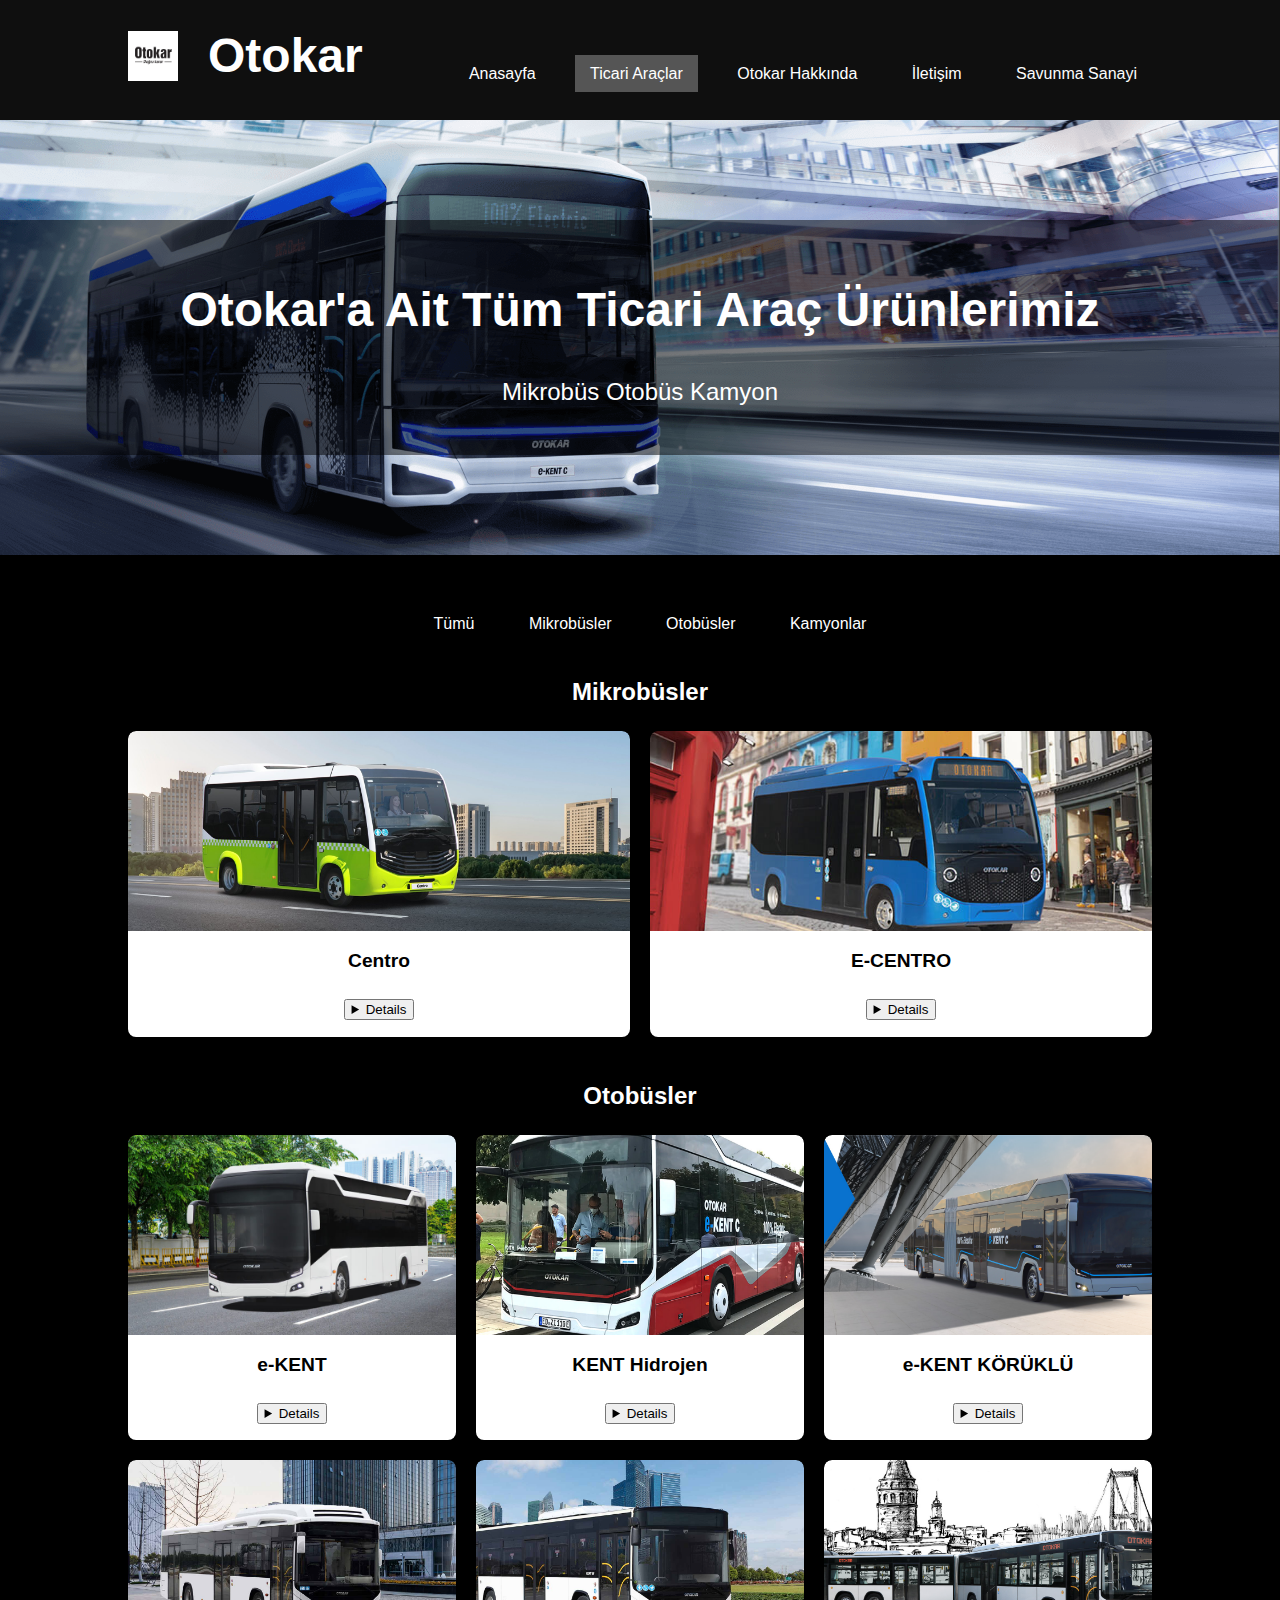
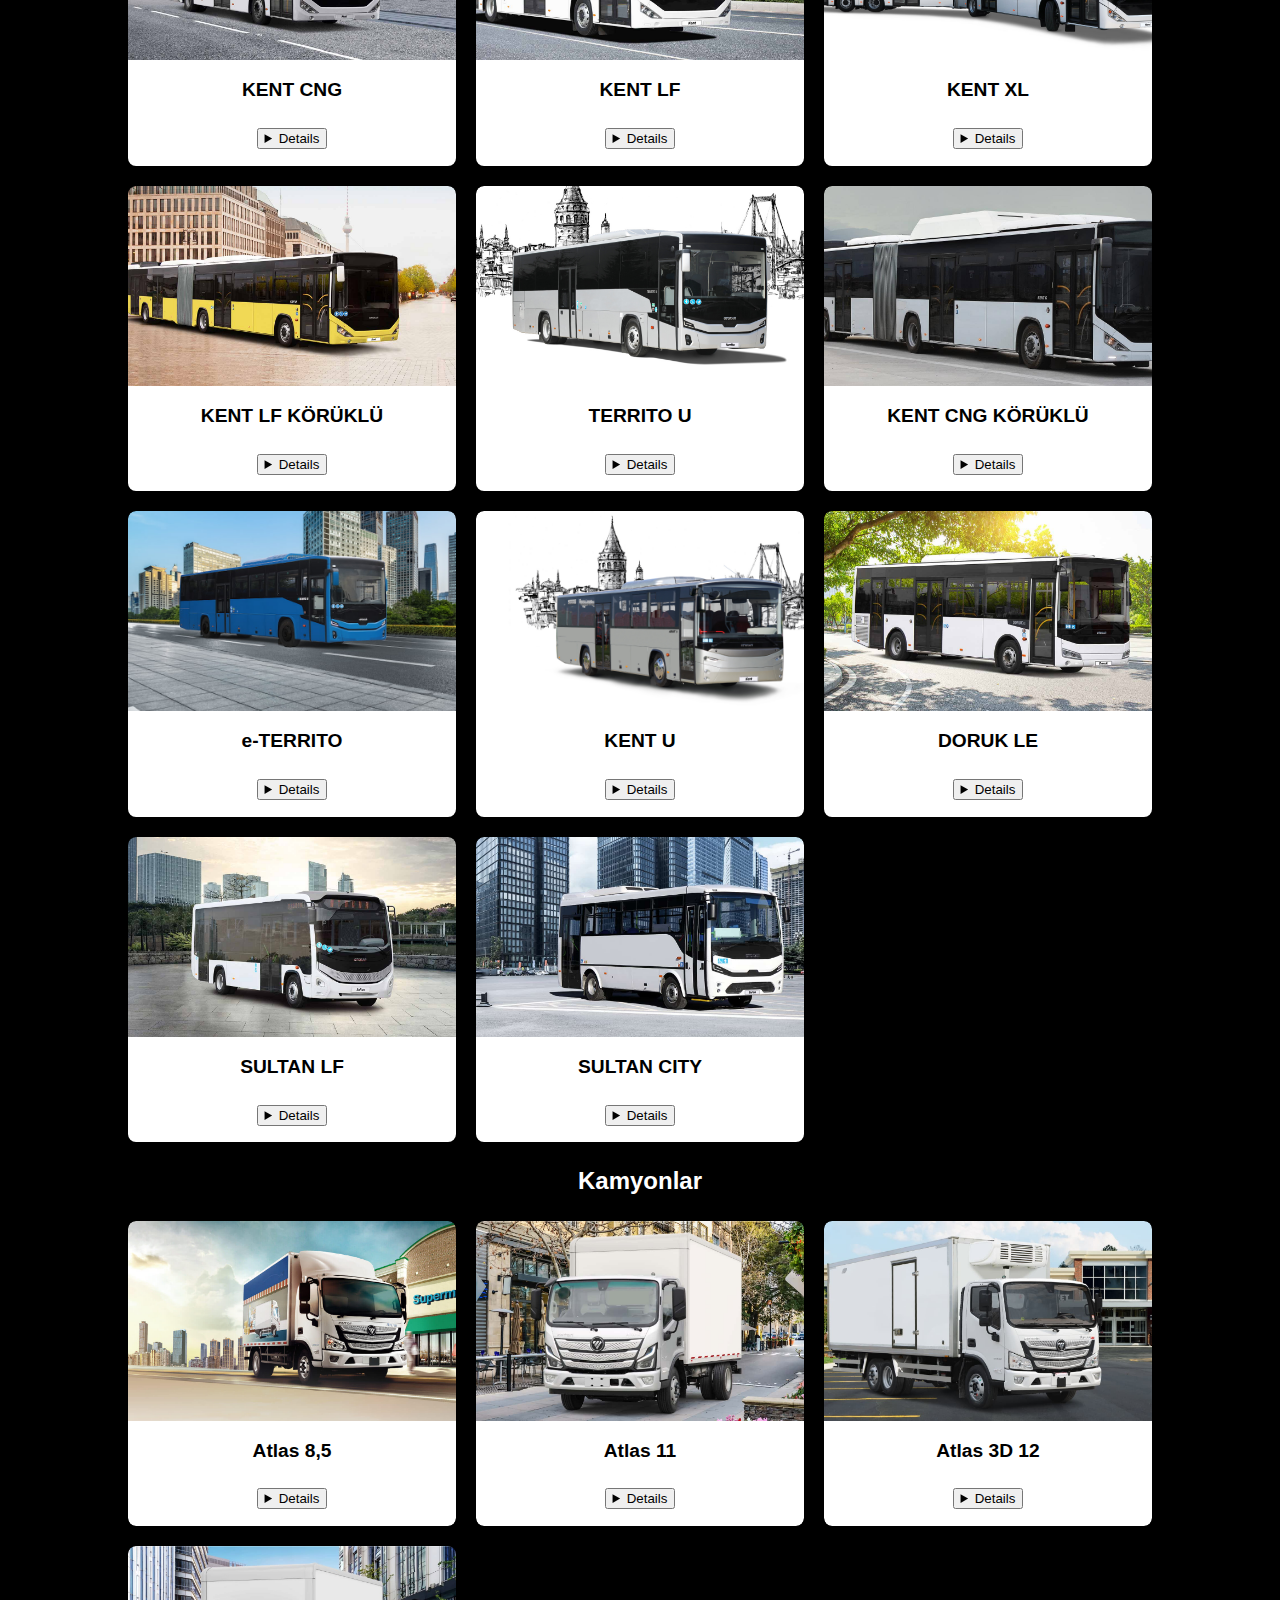
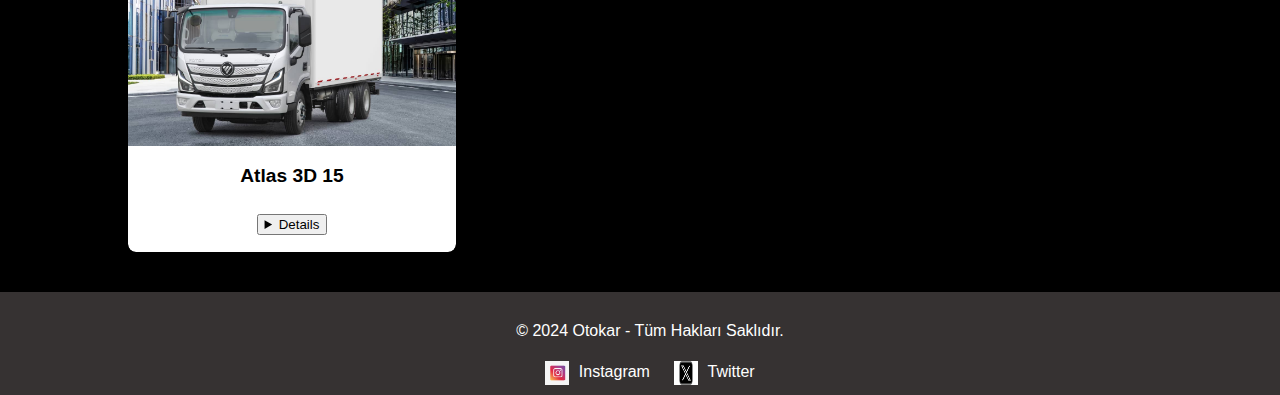
<file: Ticari Araçlar.html>
<!DOCTYPE html>
<html lang="tr">
<head>
    <meta charset="UTF-8">
    <meta name="viewport" content="width=device-width, initial-scale=1.0">
    <title>Otokar - Ticari Ürünlerimiz</title>
    <link rel="stylesheet" href="styles.css">
    <link rel="stylesheet" href="Ticari Araçlar.css">
</head>
<body>
    <header class="header">
        <div class="container">
            <!-- Logo ve Logo Resmi -->
            <div class="logo-container">
                <img src="img/otogar.jpg" alt="Otokar Logo" class="logo-image">
                <h1 class="logo">Otokar</h1>
            </div>
            <nav class="main-nav">
                <ul class="nav-links"id="main-nav">
                    <li><a href="Anasayfa.html">Anasayfa</a></li>
                    <li><a href="Ticari Araçlar.html" class="active">Ticari Araçlar</a></li>
                    <li><a href="Hakkında.html">Otokar Hakkında</a></li>
                    <li><a href="iletisim.html">İletişim</a></li>
                    <li><a href="savunmasanayi.html">Savunma Sanayi</a></li>
                </ul>
            </nav>
            <select id="select-box" onchange="changePage()">
                <option value="Anasayfa.html">Anasayfa</option>
                <option value="Ticari Araçlar.html"selected>Ticari Araçlar</option>
                <option value="Hakkında.html">Otokar Hakkında</option>
                <option value="iletisim.html">İletişim</option>
                <option value="savunmasanayi.html">Savunma Sanayi</option>
            </select>
        </div>
    </header>
    <section class="banner">
        <div class="banner-content">
            <div class="container">
                <h1 class="banner-title">Otokar'a Ait Tüm Ticari Araç Ürünlerimiz</h1>
                <p class="banner-description">Mikrobüs Otobüs Kamyon</p>
            </div>
        </div>
    </section>

    <section class="content">
        <div class="container">
            <ul class="nav-links">
                <li><a href="#" data-category="all" class="category-link">Tümü</a></li>
                <li><a href="#" data-category="mikro" class="category-link">Mikrobüsler</a></li>
                <li><a href="#" data-category="otobus" class="category-link">Otobüsler</a></li>
                <li><a href="#" data-category="kamyon" class="category-link">Kamyonlar</a></li>
            </ul>
            <div class="product-list">
                <!-- Mikro Otobüsler -->
                <div class="product mikro">
                    <h2 class="product-category">Mikrobüsler</h2>
                    <div class="gallery">
                        <div class="gallery-item">
                            <img src="img/centro.jpg" alt="Mikro Otobüs 1">
                            <div class="gallery-item-info">
                                <h3 class="gallery-title">Centro</h3>
                                <button class="read-more-btn"><details>
                                    <p class="gallery-description">Otokar CENTRO mikrobüsü yolcusuna konfor, esnafa yüksek kazanç vaad ediyor.Otokar CENTRO mikrobüsü fabrika çıkışlı yüksek yolcu kapasitesi ve geniş ayakta yolcu alanı ile dikkat çekiyor. 11 sabit koltuk, 6 katlanır koltuk ve 14 ayakta yolcu kapasitesi ile toplu taşımacılığa hazır halde sunuluyor.</p>
                                </details></button>
                            
                            </div>
                        </div>
                        <div class="gallery-item">
                            <img src="img/e-centro.jpg" alt="Mikro Otobüs 2">
                            <div class="gallery-item-info">
                                <h3 class="gallery-title">E-CENTRO</h3>
                                    <button class="read-more-btn"><details>
                                        <p class="gallery-description">e-CENTRO tarihi şehirler, turistik bölgeler ve sıfır emisyonlu bölgelerde çevreci, sessiz ve yüksek verimli taşımacılık için tasarlandı.e-CENTRO’nun Li-ion NMC bataryaları 1.5 saat gibi hızlı bir sürede doluyor ve tek şarj ile 200 km’ye yakın menzil sunuyor.
                                            Ayrıca rejeneratif frenleme özelliği ile şehir trafiğinde yapılan frenleme ve yavaşlamalardan %25 oranında enerji geri kazanımı sağlayarak daha uzun hizmet veriyor.</p>
                                    </details>
                                    </button>
                                </div>
                        </div>
                    </div>
                </div>

                <!-- Otobüsler -->
                <div class="product otobus">
                    <h2 class="product-category">Otobüsler</h2>
                    <div class="gallery">
                        <div class="gallery-item">
                            <img src="img/otobüs1.jpg" alt="Otobüs 1">
                            <div class="gallery-item-info">
                                <h3 class="gallery-title">e-KENT</h3>
                                <button class="read-more-btn"><details><p class="gallery-description">Daha temiz bir çevre, daha sessiz trafik, daha düşük işletme maliyetleri ve daha yüksek verimlilik sağlamak hedefiyle tasarlanan %100 elektrik ile çalışan yeni şehir içi otobüsü e-Kent; tasarımının yanı sıra konforu, sahip olduğu teknolojiler ve güvenlik alanındaki yenilikçi çözümleriyle ön plana çıkıyor.
                                     Elektrik enerjisi ile çalışan e-Kent, tam şarjla topografya ve kullanım profiline bağlı olarak 300 kilometre üzerinde menzil sunabiliyor. 
                                    Araç, geniş iç hacmi ile yolcuları için daha iyi görüş ve konfor sunuyor.</p></details></button>
                            </div>
                        </div>
                        <div class="gallery-item">
                            <img src="img/otobüs2.jpg" alt="Otobüs 2">
                            <div class="gallery-item-info">
                                <h3 class="gallery-title">KENT Hidrojen</h3>
                                </p>
                                <button class="read-more-btn"><details><p class="gallery-description">KENT Hidrojen, karbon emisyonlarının azaltılması, temiz enerji dönüşümü ve sürdürülebilir ulaşım politikalarına destek olacak. Özellikle tarihi şehirler gibi sınırlı şarj altyapısına sahip bölgeler için çevre dostu bir çözüm olarak öne çıkan KENT Hidrojen, düşük yakıt tüketimi, düşük işletme maliyeti, yüksek teknoloji özellikleri ile dikkat çekiyor.
                                     KENT Hidrojen, sıfır emisyonlu yapısıyla sadece su buharı üreterek zararlı emisyonları büyük ölçüde azaltırken, kentlerde hava kalitesini iyileştirmeye katkı sağlıyor.
                                     12 metre uzunluğundaki alçak tabanlı araç, yüksek yolcu kapasitesi ve geniş iç hacim sunuyor.</details></button>
                            </div>
                        </div>
                        <!-- Otobüs 3 -->
                        <div class="gallery-item">
                            <img src="img/otobus3.jpg" alt="Otobüs 3">
                            <div class="gallery-item-info">
                                <h3 class="gallery-title">e-KENT KÖRÜKLÜ</h3>
                                <button class="read-more-btn"><details><p class="gallery-description">Otokar’ın çevre dostu %100 elektrikli körüklü otobüsü e-KENT, sıfır emisyon değeri ve sessiz sürüş imkanı, dinamik, özgün dış hatları ve geleceği yansıtan tasarımı ile şehrinizin parlayan yıldızı oluyor.</p></details></button>
                            </div>
                        </div>
                        <!-- Otobüs 4 -->
                        <div class="gallery-item">
                            <img src="img/otobus4.jpg" alt="Otobüs 4">
                            <div class="gallery-item-info">
                                <h3 class="gallery-title">KENT CNG</h3>
                                </p>
                                <button class="read-more-btn"><details><p class="gallery-description">Doğalgazlı çevre dostu Kent CNG otobüsleri, modern iç ve dış görüntüsü, çevreci motoru, alçak taban girişi, yüksek yolcu kapasitesi, üstün yol tutuşu ve her mevsim ferah bir yolculuk vadeden güçlü klimasıyla şehir içi yolculuklarda dikkat çekiyor. ABS, ASR, disk frenler ve kapılarda sıkışmayı önleyici sistem ile maksimum güvenlik sunan araç; aynı zamanda şehir içi toplu ulaşımda üst düzey konfor vadediyor.</details></button>
                            </div>
                        </div>
                        <!-- Otobüs 5 -->
                        <div class="gallery-item">
                            <img src="img/otobus5.jpg" alt="Otobüs 5">
                            <div class="gallery-item-info">
                                <h3 class="gallery-title">KENT LF</h3>
                                </p>
                                <button class="read-more-btn"><details><p class="gallery-description">İç ve dış modern görüntüsü, çevreci motoru, üstün yol tutuşunun yanı sıra ekonomik olmasıyla da ön plana çıkan şehir içi ulaşımın gözdesi Kent LF, düşük işletme giderleriyle de kullanıcısına her daim maliyet etkin çözümler üretmesini sağlıyor. Güçlü kliması ile her mevsim ferah yolculuk vadeden araç, ABS, ASR, disk frenler ve kapılarda sıkışmayı önleyici sistemiyle maksimum güvenlik sunuyor. Basamaksız girişi ve tam alçak tabanı, engelli ve bebek arabalı yolcuların erişimine sağladığı kolaylık ve geniş iç hacmi ile yolculara modern ve eşsiz bir konfor sunan Otokar Kent LF, sahip olduğu özelliklerle Türkiye’de ve yurt dışında şehir içi toplu taşımacılıkta büyük beğeni topluyor.</details></button>
                            </div>
                        </div>
                        <!-- Otobüs 6 -->
                        <div class="gallery-item">
                            <img src="img/otobus6.jpg" alt="Otobüs 6">
                            <div class="gallery-item-info">
                                <h3 class="gallery-title">KENT XL</h3>
                                </p>
                                <button class="read-more-btn"><details><p class="gallery-description">Otokar’ın yerli metrobüsü KENT XL, yeni nesil gövde yapısı, yüksek taşıma kapasitesi, yolcularına sunduğu üst düzey konfor ve düşük işletme giderleriyle dikkat çekiyor. KENT XL toplu taşımada Hızlı Otobüs Taşımacılığı (Bus Rapid Transport) tercih eden şehirlerin öncelikli tercihlerinden olmaya hazır.</details></button>
                            </div>
                        </div>
                        <!-- Otobüs 7 -->
                        <div class="gallery-item">
                            <img src="img/otobus7.jpg" alt="Otobüs 7">
                            <div class="gallery-item-info">
                                <h3 class="gallery-title">KENT LF KÖRÜKLÜ</h3>
                                </p>
                                <button class="read-more-btn"><details><p class="gallery-description">Kent Körüklü LF otobüsleri, modern iç ve dış görüntüsü, çevreci ve verimli motoru, üstün yol tutuşuyla da dikkat çekiyor. Koltuk başına düşük işletme maliyeti sunan Kent Körüklü otobüsleri güçlü kliması ile her mevsim ferah yolculuk vadediyor. ABS, ASR, disk frenler ve kapılarda sıkışmayı önleyici sistem ile maksimum güvenlik sunan araç; toplu ulaşımda üst düzey konfor vadediyor. Kent Körüklü LF, yüksek yolcu taşıma kapasitesiyle de şehir içi yolculuklarda ön plana çıkıyor.</details></button>
                            </div>
                        </div>
                        <!-- Otobüs 8 -->
                        <div class="gallery-item">
                            <img src="img/otobus8.jpg" alt="Otobüs 8">
                            <div class="gallery-item-info">
                                <h3 class="gallery-title">TERRITO U</h3>
                                </p>
                                <button class="read-more-btn"><details><p class="gallery-description">Territo U, 74 kişiye varan yüksek yolcu kapasitesi, ayakta ve oturarak yolcu taşıma imkanı ile öne çıkan bir toplu taşıma aracıdır.</details></button>
                            </div>
                        </div>
                        <!-- Otobüs 9 -->
                        <div class="gallery-item">
                            <img src="img/otobus9.jpg" alt="Otobüs 9">
                            <div class="gallery-item-info">
                                <h3 class="gallery-title">KENT CNG KÖRÜKLÜ</h3>
                                </p>
                                <button class="read-more-btn"><details> <p class="gallery-description">Kent CNG Körüklü otobüsleri, modern iç ve dış görüntüsü, Doğalgazla çalışan çevreci ve verimli motoru, üstün yol tutuşuyla da dikkat çekiyor. Koltuk başına düşük işletme maliyeti sunan Kent Körüklü otobüsleri güçlü kliması ile her mevsim ferah yolculuk vadediyor. ABS, ASR, disk frenler ve kapılarda sıkışmayı önleyici sistem ile maksimum güvenlik sunan araç; toplu ulaşımda üst düzey konfor vadediyor. Kent CNG Körüklü, yüksek yolcu taşıma kapasitesiyle de şehir içi yolculuklarda ön plana çıkıyor.</details></button>
                            </div>
                        </div>
                        <!-- Otobüs 10 -->
                        <div class="gallery-item">
                            <img src="img/otobus10.jpg" alt="Otobüs 10">
                            <div class="gallery-item-info">
                                <h3 class="gallery-title">e-TERRITO</h3>
                                </p>
                                <button class="read-more-btn"><details><p class="gallery-description">Tasarımı, yüksek yolcu kapasitesi, sahip olduğu özellikler, bagaj bölmeleriyle Avrupalı operatörlerin ilgisi çeken "Mükemmel Tasarım" ödüllü Otokar TERRITO, elektrikli versiyonuyla Busworld’de yer aldı. Geniş bir kullanım alanına cevap verecek şekilde tasarlanan 13 metre uzunluğundaki e-TERRITO, optimum menzili, yüksek performansı, sıfır emisyonu, çok yönlülüğü ve bağımsız ön süspansiyonları ile öne çıkıyor.</details></button>
                            </div>
                        </div>
                        <!-- Otobüs 11 -->
                        <div class="gallery-item">
                            <img src="img/otobus11.jpg" alt="Otobüs 11">
                            <div class="gallery-item-info">
                                <h3 class="gallery-title">KENT U</h3>
                                </p>
                                <button class="read-more-btn"><details><p class="gallery-description">KENT U, 76 kişiye varan yüksek yolcu kapasitesi, ayakta ve oturarak yolcu taşıma imkanı ile öne çıkan bir toplu taşıma aracıdır.</details></button>
                            </div>
                        </div>
                        <!-- Otobüs 12 -->
                        <div class="gallery-item">
                            <img src="img/otobus12.jpg" alt="Otobüs 12">
                            <div class="gallery-item-info">
                                <h3 class="gallery-title">DORUK LE</h3>
                                </p>
                                <button class="read-more-btn"><details><p class="gallery-description">Otokar'ın kullanıcı beklentileri doğrultusunda ürettiği ve yurt dışına Vectio ismiyle sunulan 9 metrelik orta boy Doruk LE şehir içi otobüsleri, iç ve dış modern görüntüsü, güçlü motoru, yol tutuşu ve üstün çekiş performansının yanı sıra düşük işletme giderleriyle de ön plana çıkıyor. Büyük ve geniş camları, ferah iç hacmi ve standart sunulan kliması ile yolculara rahat ve keyifli bir yolculuk yaşatıyor. Avrupa güvenlik normlarına uygun sistemlerin kullanıldığı otobüslerde, ön ve arkada tam kuru havalı disk frenlere ek olarak ABS, ASR ve Retarder sayesinde maksimum güvenlik sunuyor. Ayrıca, alçak tabanı ve iniş kapısındaki engelli rampası ile tekerlekli sandalyeli, bebek arabalı ve yaşlı yolcuların rahatlıkla araca giriş ve çıkışına olanak sağlayan bir şehir içi toplu taşıma aracıdır.</details></button>
                            </div>
                        </div>
                        <!-- Otobüs 13 -->
                        <div class="gallery-item">
                            <img src="img/otobus13.jpg" alt="Otobüs 13">
                            <div class="gallery-item-info">
                                <h3 class="gallery-title">SULTAN LF</h3>
                                </p>
                                <button class="read-more-btn"><details><p class="gallery-description">Sınıfının tek tam alçak tabanlı şehir içi yolcu otobüsü olma özelliğine sahip olan Sultan LF, yüksek yolcu kapasitesi, engelli yolcu rampası, geniş yolcu alanı, rampaları kolayca tırmanmasını sağlayan yüksek tork değeriyle dikkat çekiyor. Yolculardan ayrılmış özel sürücü bölgesi, kısa vites kolu ve konforlu sürüşü ile rakiplerinden ayrışan Sultan LF'de klima, kamera ve kayıt sistemleri, dijital hat tabelaları gibi zengin donanımlar standart olarak sunuluyor. Güçlü motoru ile her türlü yol koşulunda üstün performans sunan Sultan LF, hafif gövde yapısı ile güç ve ekonomiyi birlikte sunuyor. 8.4 metrelik uzunluğa sahip olan ve standart olarak 21+4(katlanır)+35+1, isteğe bağlı olarak 21+42+1 ve 21+1 (tekerlekli sandalye) +35+1 yolcu taşıma kapasitesiyle üretilebilen Sultan LF, şehir içi toplu ulaşımda fark yaratıyor.</details></button>
                            </div>
                        </div>
                        <!-- Otobüs 14 -->
                        <div class="gallery-item">
                            <img src="img/otobus14.jpg" alt="Otobüs 14">
                            <div class="gallery-item-info">
                                <h3 class="gallery-title">SULTAN CITY</h3>
                                </p>
                                <button class="read-more-btn"><details><p class="gallery-description">Şehir içi toplu taşımacılığında iç ferahlığı ile ön plana çıkan Sultan City, düz arka zemini engelli yolcu taşımacılığına olanak veriyor. Araç, geniş kapısı ile hem yolcu iniş binişini hızlandırıyor; hem de kolay açılır kapanır engelli rampasıyla herkese seyahat özgürlüğü sunuyor.</details></button>
                            </div>
                    </div>
                </div>

                <!-- Kamyonlar -->
                <div class="product kamyon">
                    <h2 class="product-category">Kamyonlar</h2>
                    <div class="gallery">
                        <div class="gallery-item">
                            <img src="img/kamyon1.jpg" alt="Kamyon 1">
                            <div class="gallery-item-info">
                                <h3 class="gallery-title">Atlas 8,5</h3>
                                </p>
                                <button class="read-more-btn"><details><p class="gallery-description">ATLAS 8,5, hem sürüş konforunuz hem de güvenliğiniz için birçok özelliği standart olarak sunuyor. ATLAS, 112 kW ve 534 Nm tork değerine sahip güçlü motoru ile her türlü yol koşulunda en üstün performansı sunuyor. ATLAS 8,5, düşük yakıt tüketimi, düşük bakım giderleri ve uygun yedek parça maliyeti ile ekonominize her daim katkı sağlıyor.</details></button>
                            </div>
                        </div>
                        <!-- Kamyon 2 -->
                        <div class="gallery-item">
                            <img src="img/kamyon2.jpg" alt="Kamyon 2">
                            <div class="gallery-item-info">
                                <h3 class="gallery-title">Atlas 11</h3>
                                </p>
                                <button class="read-more-btn"><details><p class="gallery-description">Atlas kamyon ailemizin yeni üyesi ATLAS 11 hem üst düzey sürüş konforu hem de güvenliğiniz için birçok özelliği standart olarak sunuyor. Yüksek torklu, güçlü motoru ile en zorlu yol şartlarında en üstün performansı sunuyor. ATLAS, düşük yakıt tüketimi, düşük bakım giderleri ve uygun yedek parça maliyeti ile bütçenizin dostudur.</details></button>
                            </div>
                        </div>
                        <!-- Kamyon 3 -->
                        <div class="gallery-item">
                            <img src="img/kamyon3.jpg" alt="Kamyon 3">
                            <div class="gallery-item-info">
                                <h3 class="gallery-title">Atlas 3D 12</h3>
                                </p>
                                <button class="read-more-btn">
                                    <details><p class="gallery-description">Otokar ATLAS 3D 12 yüksek taşıma kapasitesini düşük işletme giderleri ve konforla buluşturuyor. 12,1 tonluk azami yüklü ağırlık sunan ATLAS 3D 12 ideal boyutlarıyla en dar sokaklarda bile hareket kabiliyetinizi arttırıyor. Sunduğu yakıt ekonomisi ile bütçenize yük olmuyor.</details></button>
                            </div>
                        </div>
                        <!-- Kamyon 4 -->
                        <div class="gallery-item">
                            <img src="img/kamyon4.jpg" alt="Kamyon 4">
                            <div class="gallery-item-info">
                                <h3 class="gallery-title">Atlas 3D 15</h3>
                                </p>
                                <button class="read-more-btn"><details><p class="gallery-description">Atlas kamyon ailemizin yeni üyesi ATLAS 3D 15 hem üst düzey sürüş konforu hem de güvenliğiniz için birçok özelliği standart olarak sunuyor. Yüksek torklu, güçlü motoru ile en zorlu yol şartlarında en üstün performansı sunuyor. ATLAS, düşük yakıt tüketimi, düşük bakım giderleri ve uygun yedek parça maliyeti ile bütçenizin dostudur.</details></button>
                            </div>
                        </div>
                    </div>
                </div>
            </div>
        </div>
    </section>

    <footer class="footer">
        <div class="container">
            <p class="footer-text">&copy; 2024 Otokar - Tüm Hakları Saklıdır.</p>
            <div class="social-links">
                <a href="https://www.instagram.com/otokarsavunmasanayi" class="social-link" id="instagram-link">
                    <img src="img/instagram.jpg" alt="Instagram Logo"> Instagram
                </a>
                <a href="https://www.twitter.com/OtokarAS" class="social-link" id="twitter-link">
                    <img src="img/twitter.jpg" alt="Twitter Logo"> Twitter
                </a>
            </div>
        </div>
    </footer>
    <script>
        function changePage() {
            var selectBox = document.getElementById("select-box");
            var selectedValue = selectBox.value;
            window.location.href = selectedValue;
        }

        // Ekran boyutuna göre menü veya seçenek kutusunu göster/gizle
        function toggleMenu() {
            var mainNav = document.getElementById("main-nav");
            var selectBox = document.getElementById("select-box");

            if (window.innerWidth <= 768) {
                mainNav.style.display = "none";
                selectBox.style.display = "block";
            } else {
                mainNav.style.display = "block";
                selectBox.style.display = "none";
            }
        }

        // Sayfa yüklendiğinde ve boyut değiştiğinde kontrol et
        window.onload = toggleMenu;
        window.onresize = toggleMenu;
    </script>
        <script src="kategori.js"></script>
</body>
</html>
</file>
<file: styles.css>
/* Genel stiller */
body {
    font-family: Arial, sans-serif; /* Sayfadaki tüm metinler için Arial veya sans-serif (yedek) yazı tipi kullanılır */
    line-height: 1.6; /* Satır aralığını belirler */
    margin: 0; /* Sayfa kenar boşluklarını sıfırlar */
    padding: 0; /* İçerik kenar boşluklarını sıfırlar */
    background-color: #f0f0f0; /* Arka plan rengi gri tonu (#f0f0f0) */
}

.container {
    width: 80%; /* Sayfanın genişliğinin %80'ini kaplayacak şekilde içeriği hizalar */
    margin: auto; /* .container'ı sayfanın ortasına hizalar */
    overflow: hidden; /* İçeriğin dışarı taşmasını engeller */
}

/* Header */
.header {
    background-color: #0f0f0f; /* Arka plan rengi koyu gri (#0f0f0f) olarak ayarlanır */
    color: #fff; /* Metin rengi beyaz olarak ayarlanır */
    padding: 10px 0; /* Başlık içindeki iç kenar boşlukları ayarlanır */
    display: flex; /* Başlık içeriğini yatay olarak hizalar */
    justify-content: space-between; /* İçerik arasındaki boşluğu dağıtır */
    align-items: center; /* Dikeyde hizalama */
    height: 100px;
}

.logo {
    font-size: 3em; /* Logo yazı tipi boyutunu 3em olarak ayarlar */
    margin: 0 20px; /* Logo etrafındaki dış kenar boşluğunu sıfırlar */
}

.main-nav {
    flex: 1; /* Menü öğesini alana göre genişletir */
    text-align: right; /* Menüyü sağa hizalar */
    margin-top: -50px; /* Menü kutusunu yukarı doğru taşıyan margin değeri */
    z-index: 1;
}

/* Özelleştirilmiş Seçenek Kutusu */
#menu {
    padding: 12px 12px 12px 16px; /* Seçenek kutusu iç kenar boşluğunu ayarlar (üst, sağ, alt, sol) */
    font-size: 16px; /* Yazı tipi boyutunu ayarlar */
    border: 2px solid #007bff; /* Kenarlık rengini belirler */
    border-radius: 8px; /* Köşe yuvarlama işlemi yapar */
    background-color: #fff; /* Arka plan rengini belirler */
    color: #333; /* Metin rengini belirler */
    appearance: none; /* Tarayıcı varsayılan görünümünü kaldırır */
    padding-right: 32px; /* Sağ tarafta görsel ok için yer ayırır */
    background-image: url('data:image/svg+xml;utf8,<svg xmlns="http://www.w3.org/2000/svg" viewBox="0 0 20 20"><path fill="none" d="M6 8l4 4 4-4" stroke="%23007bff" stroke-width="2"/></svg>'); /* Görsel okun SVG verisi */
    background-repeat: no-repeat; /* Arka plan görselini yineleme */
    background-position: right 10px center; /* Görsel okun konumu */
    cursor: pointer; /* İşaretçiyi işaretçiye dönüştür */
    transition: all 0.3s ease; /* Geçiş efekti */
    z-index: 1;
}

#menu:hover {
    background-color: #f0f0f0; /* Üzerine gelindiğinde arka plan rengini değiştir */
}

#menu:focus {
    outline: none; /* Odaklandığında varsayılan odak çerçevesini kaldır */
    border-color: #0056b3; /* Seçenek kutusu etrafındaki kenarlık rengini belirler */
    box-shadow: 0 0 0 0.2rem rgba(0, 123, 255, 0.25); /* Seçenek kutusunun etrafında hafif bir gölge oluşturur */
}

#menu option {
    background-color: #fff; /* Seçenek kutusu seçeneklerinin arka plan rengini belirler */
    color: #333; /* Seçenek kutusu seçeneklerinin metin rengini belirler */
}

/* İçerik */
.content {
    padding: 20px 0; /* İçerik içindeki iç kenar boşluklarını ayarlar */
    text-align: center; /* Metni merkeze hizalar */
}

.section-title {
    margin-bottom: 20px; /* İçerik başlığı alt kenar boşluğunu 20 piksel olarak ayarlar */
}

/* Footer */
.footer {
    margin-top: 20px;
    padding: 10px;
    background-color: #363232;
    color: white;
    text-align: center;
    margin-top: auto;
    width: 100%;
}
/* Footer */
.footer {
    margin-top: 20px;
    padding: 10px;
    background-color: #363232;
    color: white;
    text-align: center;
    margin-top: auto;
    width: 100%;
}
/* Footer */
.footer {
    margin-top: 20px;
    padding: 10px;
    background-color: #363232;
    color: white;
    text-align: center;
    margin-top: auto;
    width: 100%;
}

.social-links {
    margin-top: 10px;
}

.social-link {
    color: white;
    text-decoration: none;
    margin: 0 10px;
    position: relative;
}

.social-link:hover {
    text-decoration: underline;
    opacity: 0.8;
}

.social-link img {
    width: 24px;
    height: 24px;
    margin-right: 5px;
    vertical-align: middle;
}

.logo-container {
    display: flex;
    align-items: center;
}

.logo-image {
    width: 50px; /* İstenilen boyuta göre ayarlayabilirsiniz */
    margin-right: 10px;
}
</file>
<file: anasayfa.css>
/* Genel stiller */
body {
    font-family: 'Segoe UI', Tahoma, Geneva, Verdana, sans-serif;
    line-height: 1.6;
    margin: 0;
    padding: 0;
    background-color: #000; /* Siyah arka plan */
    color: #fff; /* Beyaz metin rengi */
}

.container {
    width: 80%;
    margin: auto;
    overflow: hidden;
    padding: 10px; /* İçerik kenar boşluğu */
    box-sizing: border-box; /* Padding için box modeli düzenlendi */
}

/* Header stilleri */
.header {
    background-color: #0f0f0f; /* Arka plan rengi koyu gri (#0f0f0f) */
    color: #fff; /* Metin rengi beyaz */
    padding: 10px 0; /* İç kenar boşlukları */
    display: flex; /* Yatay düzende hizalar */
    justify-content: space-between; /* İçerik arasındaki boşluğu dağıtır */
    align-items: center; /* Dikeyde hizalar */
    height: 100px; /* Yükseklik */
}

.logo {
    font-size: 3em; /* Yazı tipi boyutu */
    margin: 0 20px; /* Kenar boşlukları */
}

.main-nav {
    flex: 1; /* Menü öğesini alana göre genişletir */
    text-align: center; /* Metni ortalar */
    z-index: 1;
}

.nav-links {
    list-style-type: none;
    padding: 0;
    text-align: right;
}

.nav-links li {
    display: inline-block;
    margin-left: 20px;
}

.nav-links a {
    color: #fff; /* Beyaz renk */
    text-decoration: none;
    padding: 10px 15px;
    transition: background-color 0.3s ease;
}

.nav-links a:hover {
    background-color: #333; /* Hover arkaplan rengi */
}

.nav-links a.active {
    background-color: #555; /* Aktif arkaplan rengi */
}

/* Özelleştirilmiş Seçenek Kutusu */
.select-box {
    display: none; /* Varsayılan olarak seçenek kutusunu gizle */
}

#menu {
    display: none; /* Varsayılan olarak seçenek kutusunu gizle */
}

/* Banner */
.banner {
    background-image: url('img/banner.jpg');
    background-size: cover;
    background-position: center;
    color: #fcfcfc; /* Metin rengi */
    text-align: center;
    padding: 100px 0;
    height: 400px;
    position: relative; /* banner-content'in pozisyonu ayarlandı */
}

.banner-content {
    background-color: rgba(0, 0, 0, 0.5);
    padding: 20px;
    position: absolute;
    bottom: 0;
    left: 0;
    right: 0;
}

.banner-title {
    font-size: 3em;
    margin-bottom: 20px;
}

.banner-description {
    font-size: 1.5em;
}

.gallery {
    display: flex;
    justify-content: center;
    flex-wrap: wrap; /* Galeri öğelerini sarma */
}

.gallery-item {
    flex: 1;
    max-width: calc(50% - 20px); /* Mobilde iki sütun, kenar boşluklar dahil */
    margin: 10px; /* Kenar boşluklar */
    box-sizing: border-box; /* Padding için box modeli düzenlendi */
    text-align: center;
}

.gallery-item img {
    max-width: 100%;
    height: auto;
    display: block;
}

/* Footer */
.footer {
    margin-top: 20px;
    padding: 10px;
    background-color: #363232;
    color: white;
    text-align: center;
    margin-top: auto;
    width: 100%;
}

.social-links {
    margin-top: 10px;
}

.social-link {
    color: white;
    text-decoration: none;
    margin: 0 10px;
    position: relative;
}

.social-link:hover {
    text-decoration: underline;
    opacity: 0.8;
}

.social-link img {
    width: 24px;
    height: 24px;
    margin-right: 5px;
    vertical-align: middle;
}

/* Logo ve Logo Resmi */
.logo-container {
    display: flex;
    align-items: center;
}

.logo-image {
    width: 50px; /* Logo genişliği */
    height: auto; /* Otomatik yükseklik */
    margin-right: 10px; /* Logo ile metin arasındaki boşluk */
}

/* Mobil Uyumlu Stiller */
@media screen and (max-width: 768px) {
    .container {
        width: 90%; /* Ekranın %90'ına kadar içeriği hizala */
    }

    .nav-links {
        display: none; /* Geniş ekranda göster, küçük ekranda gizle */
    }

    .logo-container {
        display: flex;
        justify-content: center; /* Logo ve metni ortala */
        margin-bottom: 20px; /* Logoyu ve metni alttaki içerikten uzaklaştır */
    }

    .logo {
        font-size: 2em; /* Mobil cihazlarda logo boyutunu küçült */
        margin: 0; /* Logo etrafındaki boşluğu sıfırla */
    }

    .logo-image {
        width: 40px; /* Mobil cihazlarda logo resminin boyutunu küçült */
        margin-right: 5px; /* Logo ile metin arasındaki boşluğu azalt */
    }

    #select-box {
        display: block; /* Mobil cihazlarda seçenek kutusunu göster */
        margin: 10px auto; /* Seçenek kutusunu ortala ve kenar boşlukları ekler */
    }

    .main-nav {
        display: none; /* Geniş ekranlarda göster, küçük ekranlarda gizle */
    }

    .banner-title {
        font-size: 2em; /* Mobil cihazlarda banner başlığı boyutunu küçült */
    }

    .banner-description {
        font-size: 1.2em; /* Mobil cihazlarda banner açıklaması boyutunu küçült */
    }

    .product img {
        width: 100%; /* Ürün resimlerini tam genişlikte göster */
        height: auto; /* Boy oranını koru */
    }

    .product-info {
        text-align: left; /* Ürün açıklamasını sol kenara hizala */
    }

    .product {
        align-items: flex-start; /* Ürünleri üstten başlayacak şekilde hizala */
    }
}
</file>
<file: Hakkında.css>
/* Genel stiller */
body {
    font-family: 'Segoe UI', Tahoma, Geneva, Verdana, sans-serif;
    line-height: 1.6;
    margin: 0;
    padding: 0;
    background-color: #f0f0f0;
}

.container {
    width: 80%;
    margin: auto;
    overflow: hidden;
}

/* Header */
.header {
    background-color: #0f0f0f;
    color: #fff;
    padding: 10px 0;
    display: flex;
    justify-content: space-between;
    align-items: center;
    height: 100px;
}

.logo {
    font-size: 3em;
    margin: 0 20px;
}

.main-nav {
    flex: 1;
    text-align: right;
}

/* Banner */
.banner {
    background-image: url('img/banner2.jpg');
    background-size: cover;
    background-position: center;
    color: #fff;
    padding: 100px 0;
    text-align: center;
}

.banner-content {
    background-color: rgba(0, 0, 0, 0.5);
}

.banner-title {
    font-size: 3em;
    margin-bottom: 10px;
}

.banner-description {
    font-size: 1.5em;
}

/* İçerik */
.content {
    padding: 40px 0;
    text-align: center;
}

.section-title {
    font-size: 2em;
    margin-bottom: 20px;
}

.photo-with-caption {
    display: flex;
    justify-content: center;
    align-items: flex-start;
    flex-direction: column;
    margin-bottom: 40px;
}

.photo-info {
    position: relative;
    max-width: 100%;
    overflow: hidden;
    border-radius: 8px;
    box-shadow: 0 4px 12px rgba(0, 0, 0, 0.15);
    transition: transform 0.3s ease;
}

.photo-info:hover {
    transform: translateY(-5px);
}

.photo-info img {
    width: 100%; /* Resimlerin genişliği tam konteynır genişliği kadar olacak */
    height: auto; /* Otomatik yükseklik ayarı */
    vertical-align: middle;
}

.caption {
    padding: 20px;
    background-color: #fff;
    border-radius: 0 0 8px 8px;
}

.caption-title {
    font-size: 1.5em;
    margin-bottom: 10px;
}

.caption-text {
    font-size: 1.1em;
    color: #555;
}

/* Footer */
.footer {
    margin-top: 20px;
    padding: 10px;
    background-color: #363232;
    color: white;
    text-align: center;
    margin-top: auto;
    width: 100%;
}

/* Linkler */
.nav-links li {
    display: inline-block;
    margin-left: 20px;
}

.nav-links li a {
    text-decoration: none;
    color: #fff;
    padding: 10px 15px;
    border-radius: 5px;
    transition: background-color 0.3s;
}

.nav-links li a:hover {
    background-color: rgba(255, 255, 255, 0.1);
}
/* Mobil Uyumlu Stiller */
@media screen and (max-width: 768px) {
    .container {
        width: 90%; /* Ekranın %90'ına kadar içeriği hizala */
    }

    .nav-links {
        display: none; /* Geniş ekranda göster, küçük ekranda gizle */
    }

    .logo-container {
        display: flex;
        justify-content: center; /* Logo ve metni ortala */
        margin-bottom: 20px; /* Logoyu ve metni alttaki içerikten uzaklaştır */
    }

    .logo {
        font-size: 2em; /* Mobil cihazlarda logo boyutunu küçült */
        margin: 0; /* Logo etrafındaki boşluğu sıfırla */
    }

    .logo-image {
        width: 40px; /* Mobil cihazlarda logo resminin boyutunu küçült */
        margin-right: 5px; /* Logo ile metin arasındaki boşluğu azalt */
    }

    #select-box {
        display: block; /* Mobil cihazlarda seçenek kutusunu göster */
        margin: 10px auto; /* Seçenek kutusunu ortala ve kenar boşlukları ekler */
    }

    .main-nav {
        display: none; /* Geniş ekranlarda göster, küçük ekranlarda gizle */
    }

    .banner-title {
        font-size: 2em; /* Mobil cihazlarda banner başlığı boyutunu küçült */
    }

    .banner-description {
        font-size: 1.2em; /* Mobil cihazlarda banner açıklaması boyutunu küçült */
    }

    .product img {
        width: 100%; /* Ürün resimlerini tam genişlikte göster */
        height: auto; /* Boy oranını koru */
    }

    .product-info {
        text-align: left; /* Ürün açıklamasını sol kenara hizala */
    }

    .product {
        align-items: flex-start; /* Ürünleri üstten başlayacak şekilde hizala */
    }
}
</file>
<file: iletisim.css>
/* Genel stiller */
body {
    font-family: 'Segoe UI', Tahoma, Geneva, Verdana, sans-serif;
    line-height: 1.6;
    margin: 0;
    padding: 0;
    background-color: #f0f0f0;
}

.container {
    width: 80%;
    margin: auto;
    overflow: hidden;
}

/* Header */
.header {
    background-color: #0f0f0f;
    color: #fff;
    padding: 10px 0;
    display: flex;
    justify-content: space-between;
    align-items: center;
    height: 100px;
}

.logo {
    font-size: 3em;
    margin: 0 20px;
}

.main-nav {
    flex: 1;
    text-align: right;
}

/* Banner */
.banner {
    background-image: url('img/banner4.jpg');
    background-size: cover;
    background-position: center;
    color: #fff;
    padding: 100px 0;
    text-align: center;
}

.banner-content {
    background-color: rgba(0, 0, 0, 0.5);
}

.banner-title {
    font-size: 3em;
    margin-bottom: 10px;
}

.banner-description {
    font-size: 1.5em;
}

/* İçerik */
.content {
    padding: 40px 0;
    text-align: center;
}

.section-title {
    font-size: 2em;
    margin-bottom: 20px;
}

.photo-with-caption {
    display: flex;
    justify-content: center;
    align-items: flex-start;
    flex-direction: column;
    margin-bottom: 40px;
}

.photo-info {
    position: relative;
    max-width: 100%;
    overflow: hidden;
    border-radius: 8px;
    box-shadow: 0 4px 12px rgba(0, 0, 0, 0.15);
    transition: transform 0.3s ease;
}

.photo-info:hover {
    transform: translateY(-5px);
}

.photo-info img {
    width: 100%; /* Resimlerin genişliği tam konteynır genişliği kadar olacak */
    height: auto; /* Otomatik yükseklik ayarı */
    vertical-align: middle;
}

.caption {
    padding: 20px;
    background-color: #fff;
    border-radius: 0 0 8px 8px;
}

.caption-title {
    font-size: 1.5em;
    margin-bottom: 10px;
}

.caption-text {
    font-size: 1.1em;
    color: #555;
}

/* İletişim Formu */
.contact-form {
    background-color: #fff;
    padding: 30px;
    border-radius: 8px;
    box-shadow: 0 4px 12px rgba(0, 0, 0, 0.1);
    max-width: 600px;
    margin: auto;
}

.form-group {
    margin-bottom: 20px;
}

.form-group input[type="text"],
.form-group input[type="email"],
.form-group textarea {
    width: 100%;
    padding: 12px;
    font-size: 1em;
    border: 1px solid #ccc;
    border-radius: 6px;
    transition: border-color 0.3s ease;
    outline: none;
}

.form-group input[type="text"]:focus,
.form-group input[type="email"]:focus,
.form-group textarea:focus {
    border-color: #007bff;
}

.form-group textarea {
    resize: vertical;
    min-height: 150px;
}

button[type="submit"] {
    background-color: #007bff;
    color: #fff;
    border: none;
    padding: 12px 20px;
    font-size: 1em;
    cursor: pointer;
    border-radius: 6px;
    transition: background-color 0.3s ease;
    outline: none;
}

button[type="submit"]:hover {
    background-color: #0056b3;
}

button[type="submit"]:focus {
    outline: none;
}
/* Linkler */
.nav-links li {
    display: inline-block;
    margin-left: 20px;
}

.nav-links li a {
    text-decoration: none;
    color: #fff;
    padding: 10px 15px;
    border-radius: 5px;
    transition: background-color 0.3s;
    background-color: rgba(0, 0, 0, 0); /* Başlangıçta tamamen saydam */
}

.nav-links li a:hover {
    background-color: rgba(255, 255, 255, 0.1); /* Hover durumunda hafif gri tonlu beyaz */
}
/* Mobil Uyumlu Stiller */
@media screen and (max-width: 768px) {
    .container {
        width: 90%; /* Ekranın %90'ına kadar içeriği hizala */
    }

    .nav-links {
        display: none; /* Geniş ekranda göster, küçük ekranda gizle */
    }

    .logo-container {
        display: flex;
        justify-content: center; /* Logo ve metni ortala */
        margin-bottom: 20px; /* Logoyu ve metni alttaki içerikten uzaklaştır */
    }

    .logo {
        font-size: 2em; /* Mobil cihazlarda logo boyutunu küçült */
        margin: 0; /* Logo etrafındaki boşluğu sıfırla */
    }

    .logo-image {
        width: 40px; /* Mobil cihazlarda logo resminin boyutunu küçült */
        margin-right: 5px; /* Logo ile metin arasındaki boşluğu azalt */
    }

    #select-box {
        display: block; /* Mobil cihazlarda seçenek kutusunu göster */
        margin: 10px auto; /* Seçenek kutusunu ortala ve kenar boşlukları ekler */
    }

    .main-nav {
        display: none; /* Geniş ekranlarda göster, küçük ekranlarda gizle */
    }

    .banner-title {
        font-size: 2em; /* Mobil cihazlarda banner başlığı boyutunu küçült */
    }

    .banner-description {
        font-size: 1.2em; /* Mobil cihazlarda banner açıklaması boyutunu küçült */
    }

    .product img {
        width: 100%; /* Ürün resimlerini tam genişlikte göster */
        height: auto; /* Boy oranını koru */
    }

    .product-info {
        text-align: left; /* Ürün açıklamasını sol kenara hizala */
    }

    .product {
        align-items: flex-start; /* Ürünleri üstten başlayacak şekilde hizala */
    }
}
</file>
<file: savunmasanayi.css>
/* Genel stiller */
body {
    font-family: 'Segoe UI', Tahoma, Geneva, Verdana, sans-serif;
    line-height: 1.6;
    margin: 0;
    padding: 0;
    background-color: #f0f0f0; /* Arka plan rengi */
    color: #333; /* Metin rengi */
}

.container {
    width: 80%;
    margin: auto;
    overflow: hidden;
}

/* Header */
.header {
    background-color: #0f0f0f;
    color: #fff;
    padding: 15px 0;
    display: flex;
    justify-content: space-between;
    align-items: center;
    height: 100px;
}

.logo {
    font-size: 3em;
    margin: 0 20px;
}

.main-nav {
    flex: 2;
    text-align: right;
}

.nav-links li {
    display: inline-block;
    margin-left: 20px;
}

.nav-links li a {
    text-decoration: none;
    color: #fff;
    padding: 10px 15px;
    border-radius: 5px;
    transition: background-color 0.3s;
}

.nav-links li a:hover {
    background-color: rgba(255, 255, 255, 0.1);
}

/* Banner */
.banner {
    background-image: url('img/banner5.jpg');
    background-size: cover;
    background-position: center;
    color: #fff;
    padding: 100px 0;
    text-align: center;
}

.banner-content {
    background-color: rgba(0, 0, 0, 0.5);
    padding: 20px;
}

.banner-title {
    font-size: 3em;
    margin-bottom: 10px;
}

.banner-description {
    font-size: 1.5em;
}

/* İçerik */
.content {
    padding: 40px 0;
    text-align: center;
}

.section-title {
    font-size: 2em;
    margin-bottom: 20px;
}

.product {
    display: flex;
    align-items: center;
    flex-direction: column; /* Ürünleri dikey hizaya getir */
    margin-bottom: 40px;
}

.product img {
    width: 1500px;
    height: 500px;
    border-radius: 8px;
    box-shadow: 0 4px 12px rgba(0, 0, 0, 0.15);
    transition: transform 0.3s ease;
}

.product:hover img {
    transform: scale(1.1);
}

.product-info {
    flex: 1;
    margin-top: 20px; /* Ürün açıklamasını ürün resminden ayır */
    max-width: 80%; /* Açıklama metninin maksimum genişliğini ayarla */
}

.product-title {
    font-size: 2em;
    margin-bottom: 10px;
}

.product-description {
    font-size: 1.2em;
    color: #555;
    margin-bottom: 15px;
}

.btn {
    display: inline-block;
    padding: 10px 20px;
    background-color: #0f0f0f;
    color: #fff;
    text-decoration: none;
    border-radius: 5px;
    transition: background-color 0.3s;
}

.btn:hover {
    background-color: #333;
}

/* Mobil Uyumlu Stiller */
@media screen and (max-width: 768px) {
    .container {
        width: 90%; /* Ekranın %90'ına kadar içeriği hizala */
    }

    .nav-links {
        display: none; /* Geniş ekranda göster, küçük ekranda gizle */
    }

    .logo-container {
        display: flex;
        justify-content: center; /* Logo ve metni ortala */
        margin-bottom: 20px; /* Logoyu ve metni alttaki içerikten uzaklaştır */
    }

    .logo {
        font-size: 2em; /* Mobil cihazlarda logo boyutunu küçült */
        margin: 0; /* Logo etrafındaki boşluğu sıfırla */
    }

    .logo-image {
        width: 40px; /* Mobil cihazlarda logo resminin boyutunu küçült */
        margin-right: 5px; /* Logo ile metin arasındaki boşluğu azalt */
    }

    #select-box {
        display: block; /* Mobil cihazlarda seçenek kutusunu göster */
        margin: 10px auto; /* Seçenek kutusunu ortala ve kenar boşlukları ekler */
    }

    .main-nav {
        display: none; /* Geniş ekranlarda göster, küçük ekranlarda gizle */
    }

    .banner-title {
        font-size: 2em; /* Mobil cihazlarda banner başlığı boyutunu küçült */
    }

    .banner-description {
        font-size: 1.2em; /* Mobil cihazlarda banner açıklaması boyutunu küçült */
    }

    .product img {
        width: 100%; /* Ürün resimlerini tam genişlikte göster */
        height: auto; /* Boy oranını koru */
    }

    .product-info {
        text-align: left; /* Ürün açıklamasını sol kenara hizala */
    }

    .product {
        align-items: flex-start; /* Ürünleri üstten başlayacak şekilde hizala */
    }
}
</file>
<file: Ticari Araçlar.css>
/* Genel stiller */
body {
    font-family: 'Segoe UI', Tahoma, Geneva, Verdana, sans-serif;
    line-height: 1.6;
    margin: 0;
    padding: 0;
    background-color: #000; /* Siyah arka plan */
    color: #fff; /* Beyaz metin renk */
}

.container {
    width: 80%;
    margin: auto;
    overflow: hidden;
}

.nav-links {
    list-style-type: none;
    padding: 0;
}

.nav-links li {
    display: inline-block;
    margin-left: 20px;
}

.nav-links a {
    color: #fff; /* Beyaz renk */
    text-decoration: none;
    padding: 10px 15px;
    transition: background-color 0.3s ease;
}

.nav-links a:hover {
    background-color: #333;
}

.nav-links a.active {
    background-color: #555;
}

/* Banner */
.banner {
    background-image: url('img/banner3.jpg');
    background-size: cover;
    background-position: center;
    color: #ffffff;
    padding: 100px 0;
    text-align: center;
}

.banner-content {
    background-color: rgba(0, 0, 0, 0.5);
    padding: 20px;
}

.banner-title {
    font-size: 3em;
    margin-bottom: 10px;
}

.banner-description {
    font-size: 1.5em;
}

/* İçerik */
.content {
    padding: 40px 0;
    text-align: center;
}

.product-list {
    display: grid;
    gap: 20px;
}

.gallery {
    display: grid;
    grid-template-columns: repeat(auto-fit, minmax(250px, 1fr));
    gap: 20px;
}

.gallery-item {
    position: relative;
    overflow: hidden;
    border-radius: 8px;
    box-shadow: 0 4px 8px rgba(0, 0, 0, 0.1);
}

.gallery-item img {
    width: 100%;
    height: 200px;
    display: block;
    object-fit: cover;
    border-radius: 8px 8px 0 0;
}

.gallery-item-info {
    background-color: #fff;
    padding: 15px;
}

.gallery-title {
    font-size: 1.2em;
    margin-top: 0;
    color: #000;
}

.gallery-description {
    font-size: 1em;
    color: #666;
}

.button {
    display: inline-block;
    background-color: #333;
    color: #fff;
    text-decoration: none;
    padding: 5px 10px;
    border-radius: 4px;
    margin-top: 10px;
    transition: background-color 0.3s ease;
}

.button:hover {
    background-color: #555;
}

/* Renk değişiklikleri */
.nav-links a {
    color: #fcfcfc; /* Siyah renk */
}

.nav-links a:hover {
    background-color: #555; /* Hover arkaplan rengi */
    color: #fff; /* Hover renk */
}

.nav-links a.active {
    background-color: #555;
    color: #fff; /* Aktif renk */
}

/* Ana sayfa, Hakkında, Ticari Araçlar ve İletişim bağlantıları */
.nav-links li:nth-child(1) a,
.nav-links li:nth-child(2) a,
.nav-links li:nth-child(3) a,
.nav-links li:nth-child(4) a {
    color: #fff; /* Beyaz renk */
}

.nav-links li:nth-child(1) a:hover,
.nav-links li:nth-child(2) a:hover,
.nav-links li:nth-child(3) a:hover,
.nav-links li:nth-child(4) a:hover {
    background-color: #333; /* Hover arkaplan rengi */
    color: #fff; /* Hover renk */
}

.nav-links li:nth-child(1) a.active,
.nav-links li:nth-child(2) a.active,
.nav-links li:nth-child(3) a.active,
.nav-links li:nth-child(4) a.active {
    background-color: #555;
    color: #fff; /* Aktif renk */
}


/* Kategori bağlantıları */
.category-link {
    color: #fcfcfc; /* Siyah renk */
}
.category-link.active {
    font-weight: bold; /* Seçili kategoriyi kalın yapabilirsiniz */
    color: red; /* Seçili kategoriyi farklı bir renkte gösterebilirsiniz */
}


.category-link:hover {
    background-color: #555; /* Hover arkaplan rengi */
    color: #fff; /* Hover renk */
}

.category-link.active {
    background-color: #555;
    color: #fff; /* Aktif renk */
}

/* Kamyonlar için stil */
.product.kamyon .gallery {
    display: grid;
    grid-template-columns: repeat(auto-fit, minmax(250px, 1fr));
    gap: 20px;
}

.product.kamyon .gallery-item {
    position: relative;
    overflow: hidden;
    border-radius: 8px;
    box-shadow: 0 4px 8px rgba(0, 0, 0, 0.1);
}

.product.kamyon .gallery-item img {
    width: 100%;
    height: 200px;
    display: block;
    object-fit: cover;
    border-radius: 8px 8px 0 0;
}

.product.kamyon .gallery-item-info {
    background-color: #fff;
    padding: 15px;
    border-radius: 0 0 8px 8px;
}

.product.kamyon .gallery-title {
    font-size: 1.2em;
    margin-top: 0;
    color: #000;
}

.product.kamyon .gallery-description {
    font-size: 1em;
    color: #666;
}




/* İletişim formu stilleri */
.contact-form {
    margin-top: 40px;
    padding: 20px;
    background-color: #f0f0f0;
    border-radius: 8px;
    text-align: left;
}

.contact-form label {
    font-weight: bold;
}

.contact-form input[type="text"],
.contact-form input[type="email"],
.contact-form textarea {
    width: 100%;
    padding: 10px;
    margin: 8px 0;
    box-sizing: border-box;
    border: 1px solid #ccc;
    border-radius: 4px;
    font-size: 1em;
}

.contact-form textarea {
    height: 150px;
}

.contact-form input[type="submit"] {
    background-color: #333;
    color: #fff;
    padding: 10px 20px;
    border: none;
    border-radius: 4px;
    cursor: pointer;
    transition: background-color 0.3s ease;
}

.contact-form input[type="submit"]:hover {
    background-color: #555;
}
/* Mobil Uyumlu Stiller */
@media screen and (max-width: 768px) {
    .container {
        width: 90%; /* Ekranın %90'ına kadar içeriği hizala */
    }

    .nav-links {
        display: none; /* Geniş ekranda göster, küçük ekranda gizle */
    }

    .logo-container {
        display: flex;
        justify-content: center; /* Logo ve metni ortala */
        margin-bottom: 20px; /* Logoyu ve metni alttaki içerikten uzaklaştır */
    }

    .logo {
        font-size: 2em; /* Mobil cihazlarda logo boyutunu küçült */
        margin: 0; /* Logo etrafındaki boşluğu sıfırla */
    }

    .logo-image {
        width: 40px; /* Mobil cihazlarda logo resminin boyutunu küçült */
        margin-right: 5px; /* Logo ile metin arasındaki boşluğu azalt */
    }

    #select-box {
        display: block; /* Mobil cihazlarda seçenek kutusunu göster */
        margin: 10px auto; /* Seçenek kutusunu ortala ve kenar boşlukları ekler */
    }

    .main-nav {
        display: none; /* Geniş ekranlarda göster, küçük ekranlarda gizle */
    }

    .banner-title {
        font-size: 2em; /* Mobil cihazlarda banner başlığı boyutunu küçült */
    }

    .banner-description {
        font-size: 1.2em; /* Mobil cihazlarda banner açıklaması boyutunu küçült */
    }

    .product img {
        width: 100%; /* Ürün resimlerini tam genişlikte göster */
        height: auto; /* Boy oranını koru */
    }

    .product-info {
        text-align: left; /* Ürün açıklamasını sol kenara hizala */
    }

    .product {
        align-items: flex-start; /* Ürünleri üstten başlayacak şekilde hizala */
    }
}
</file>
